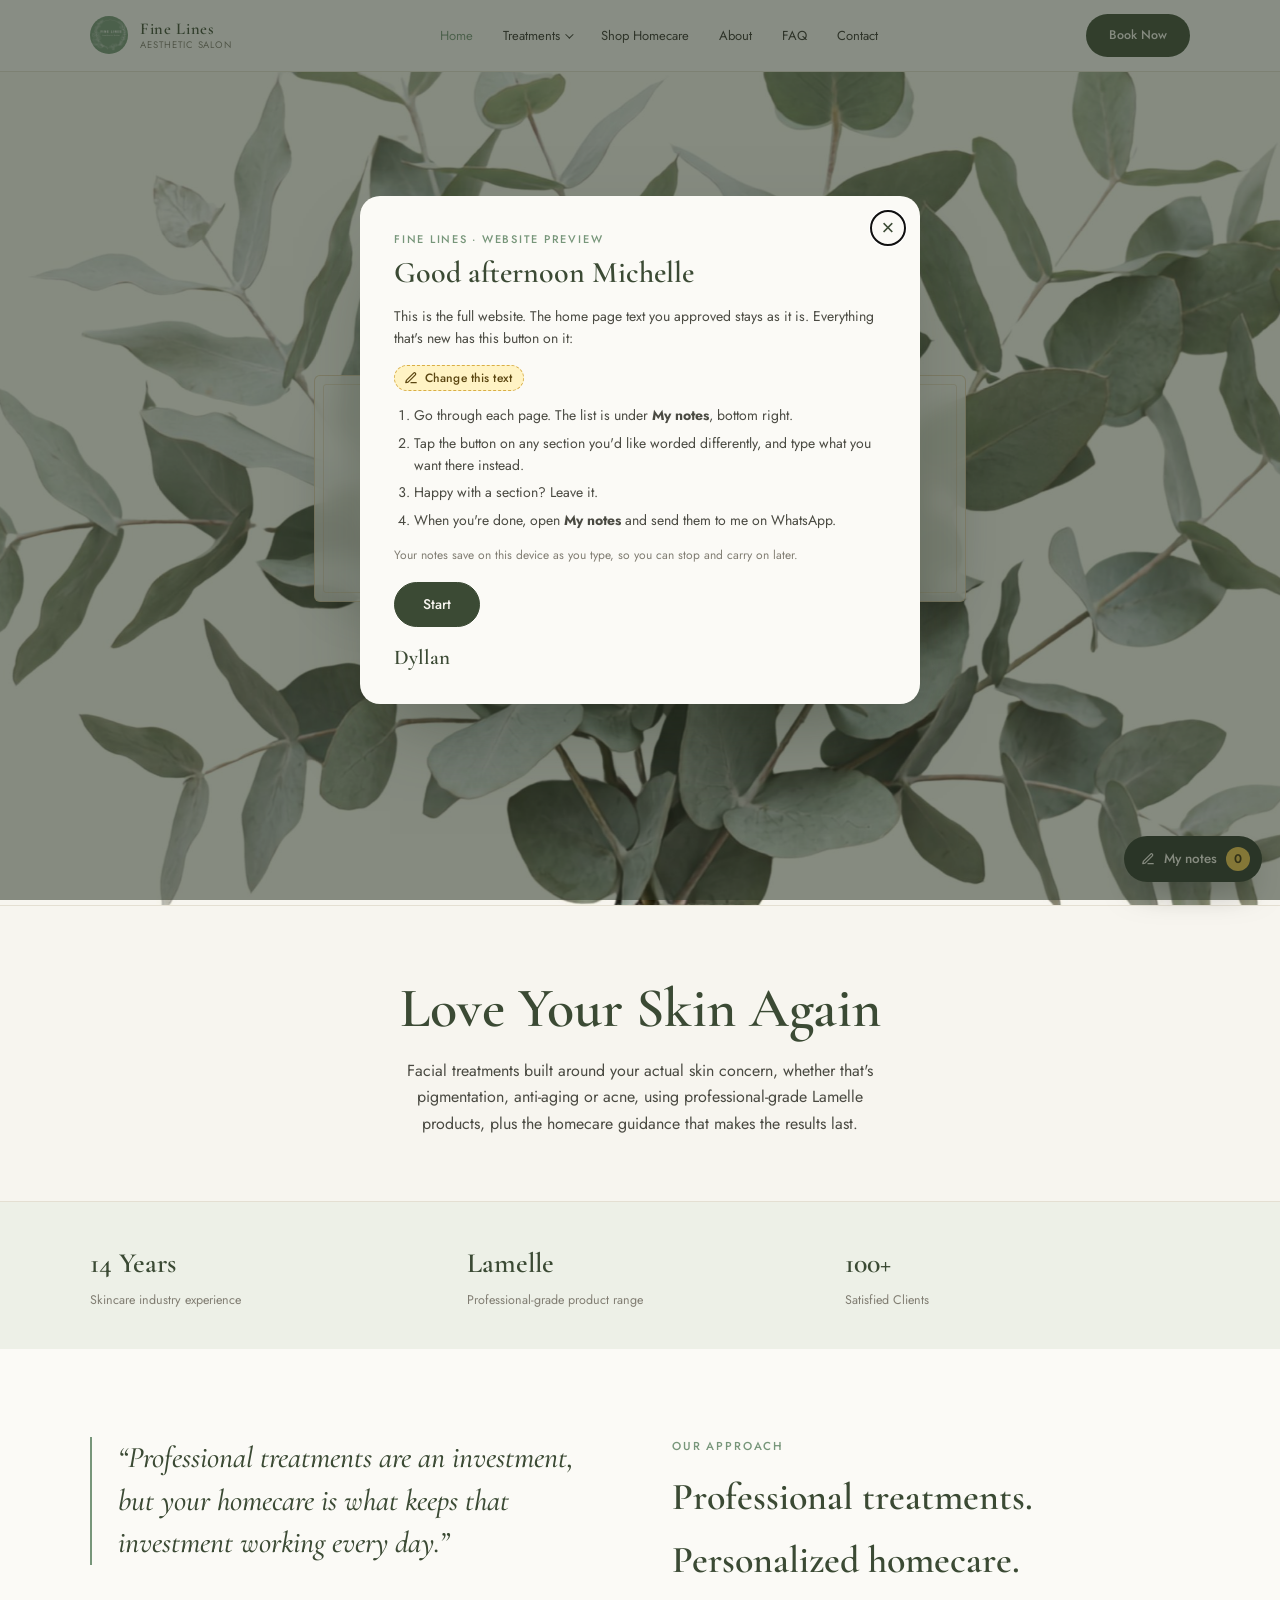
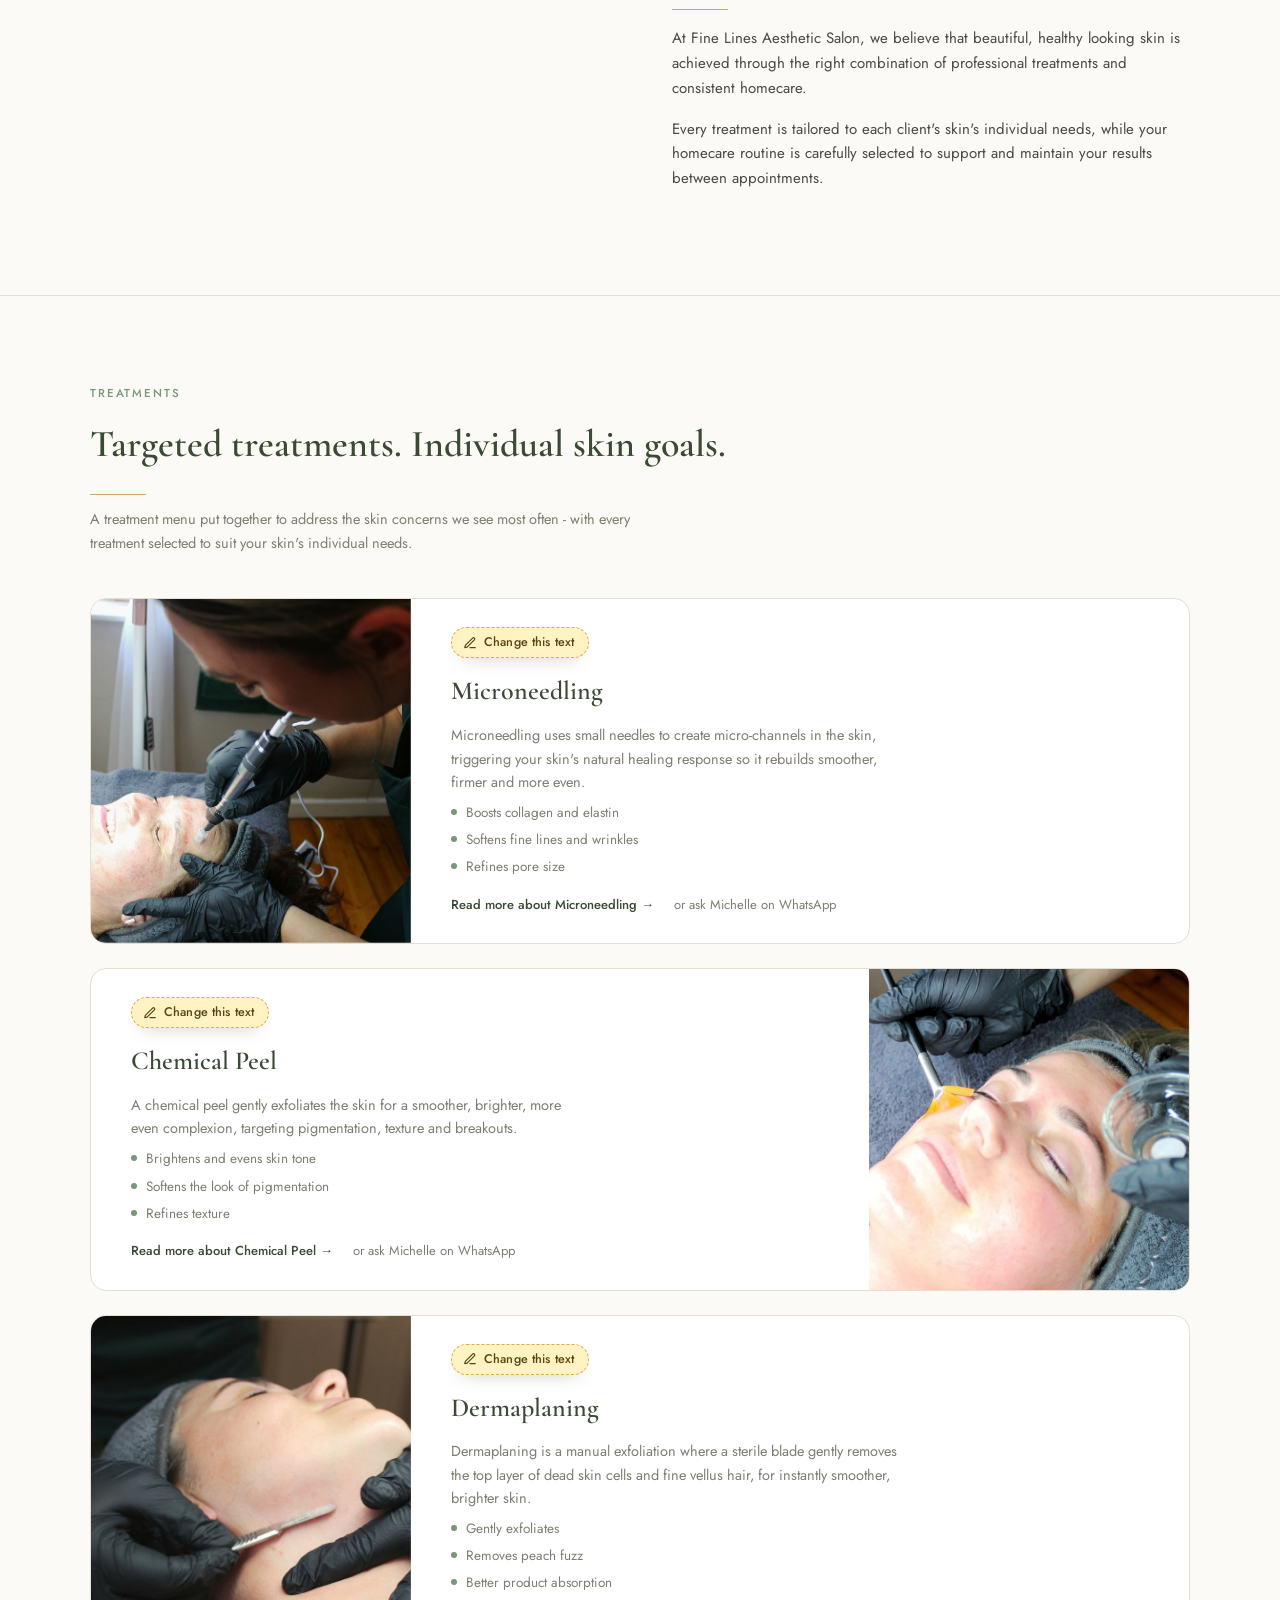
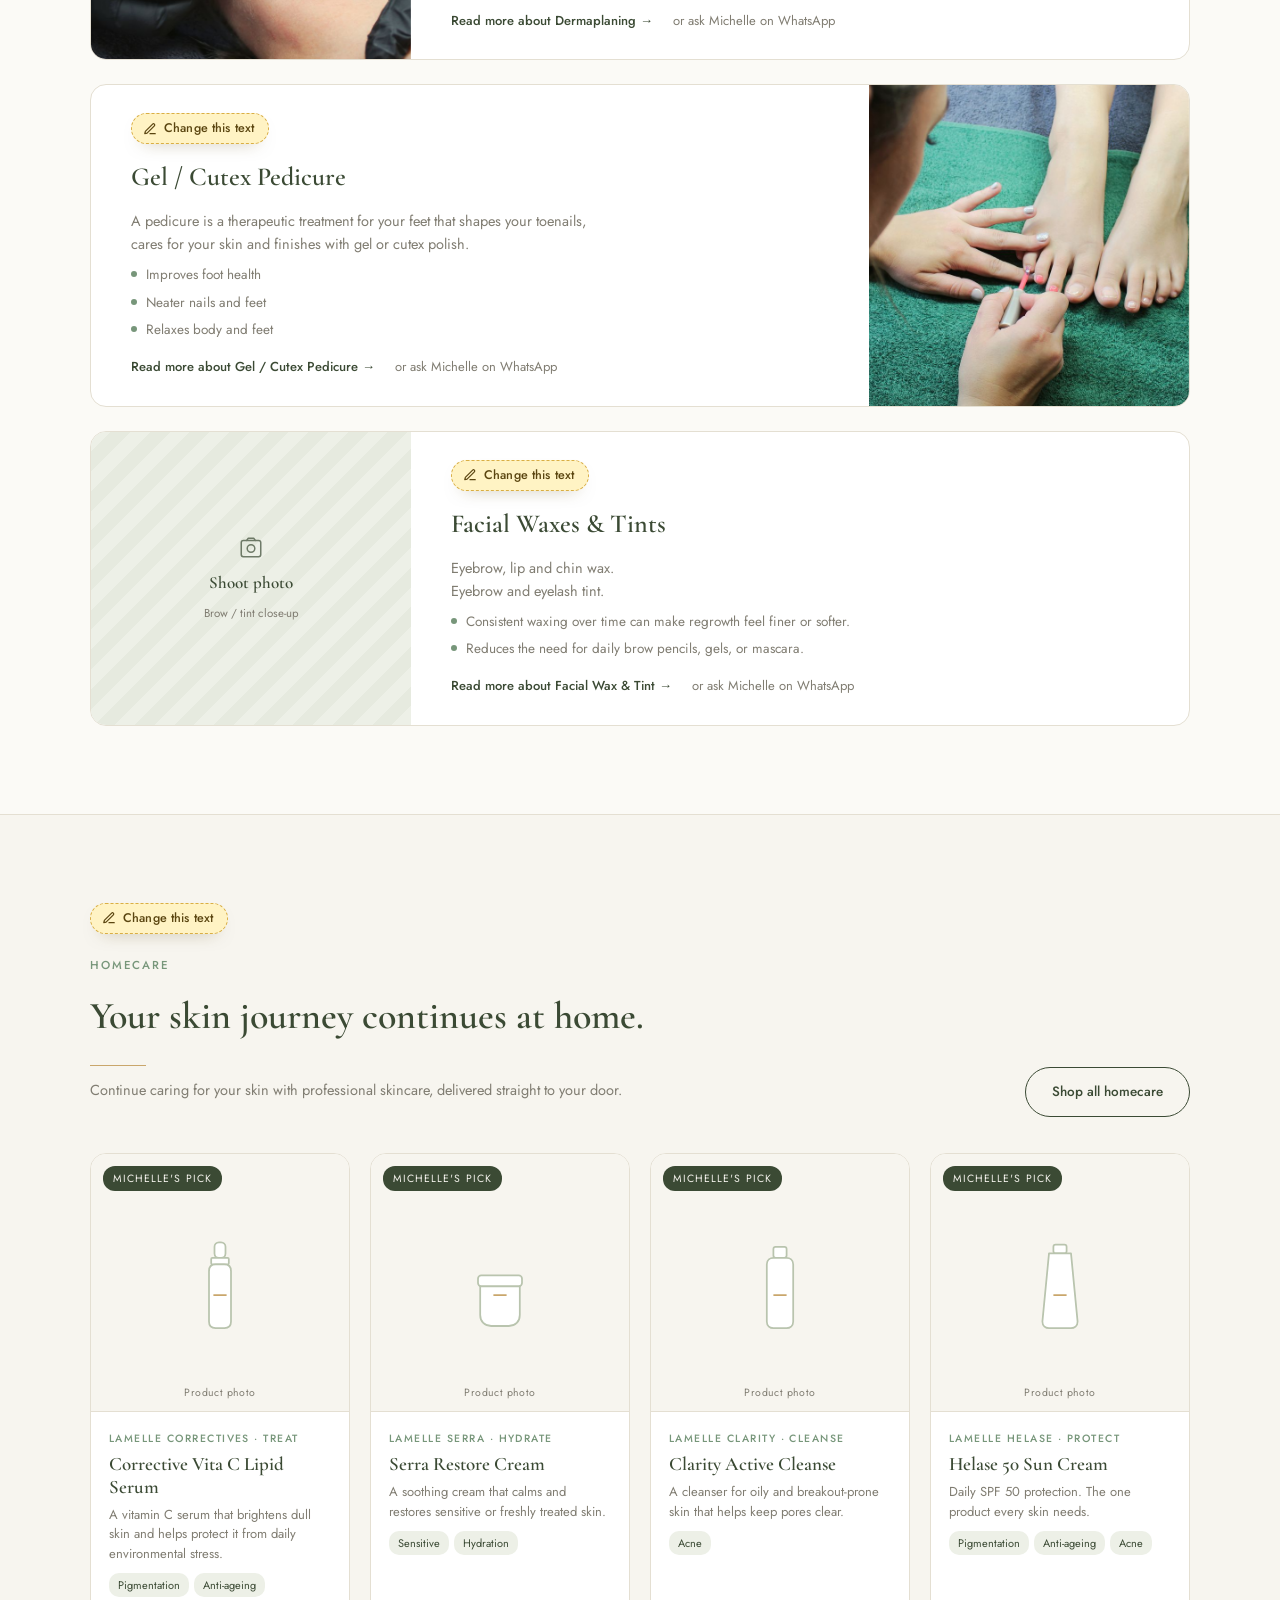
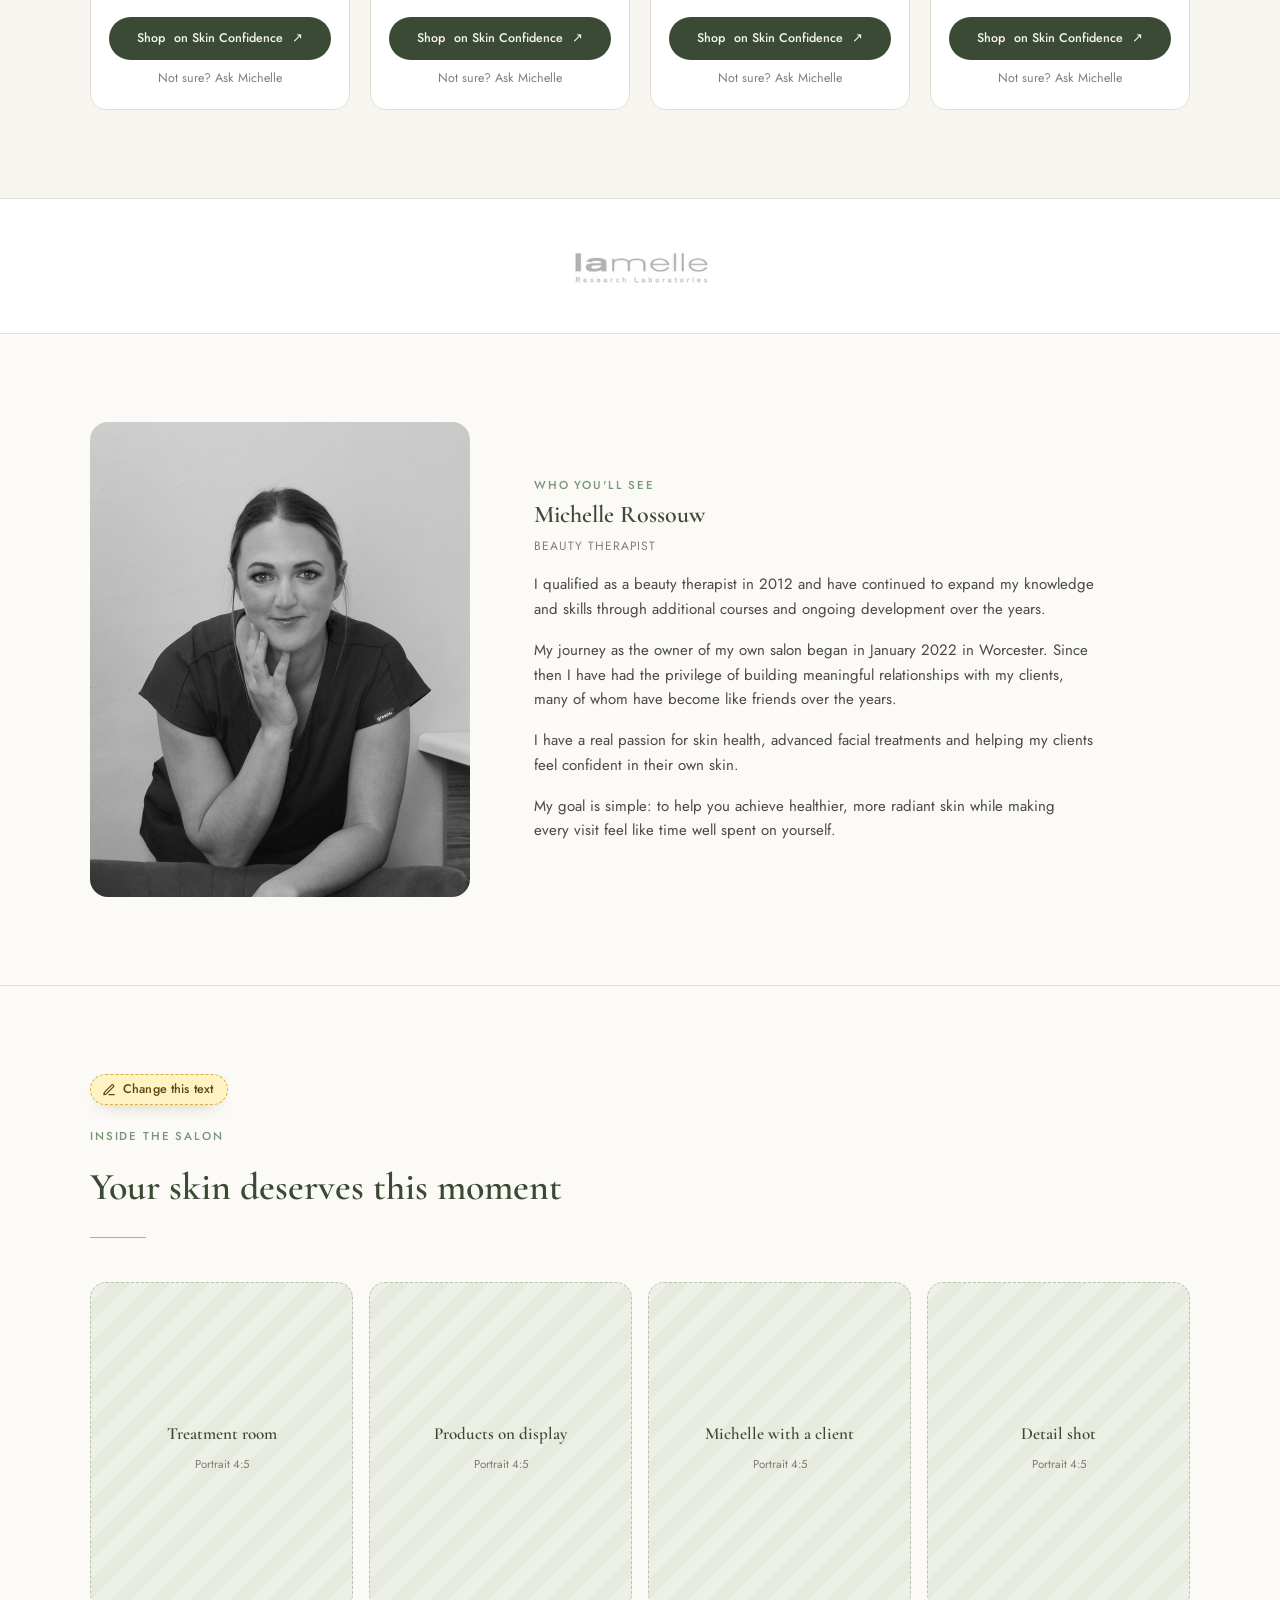
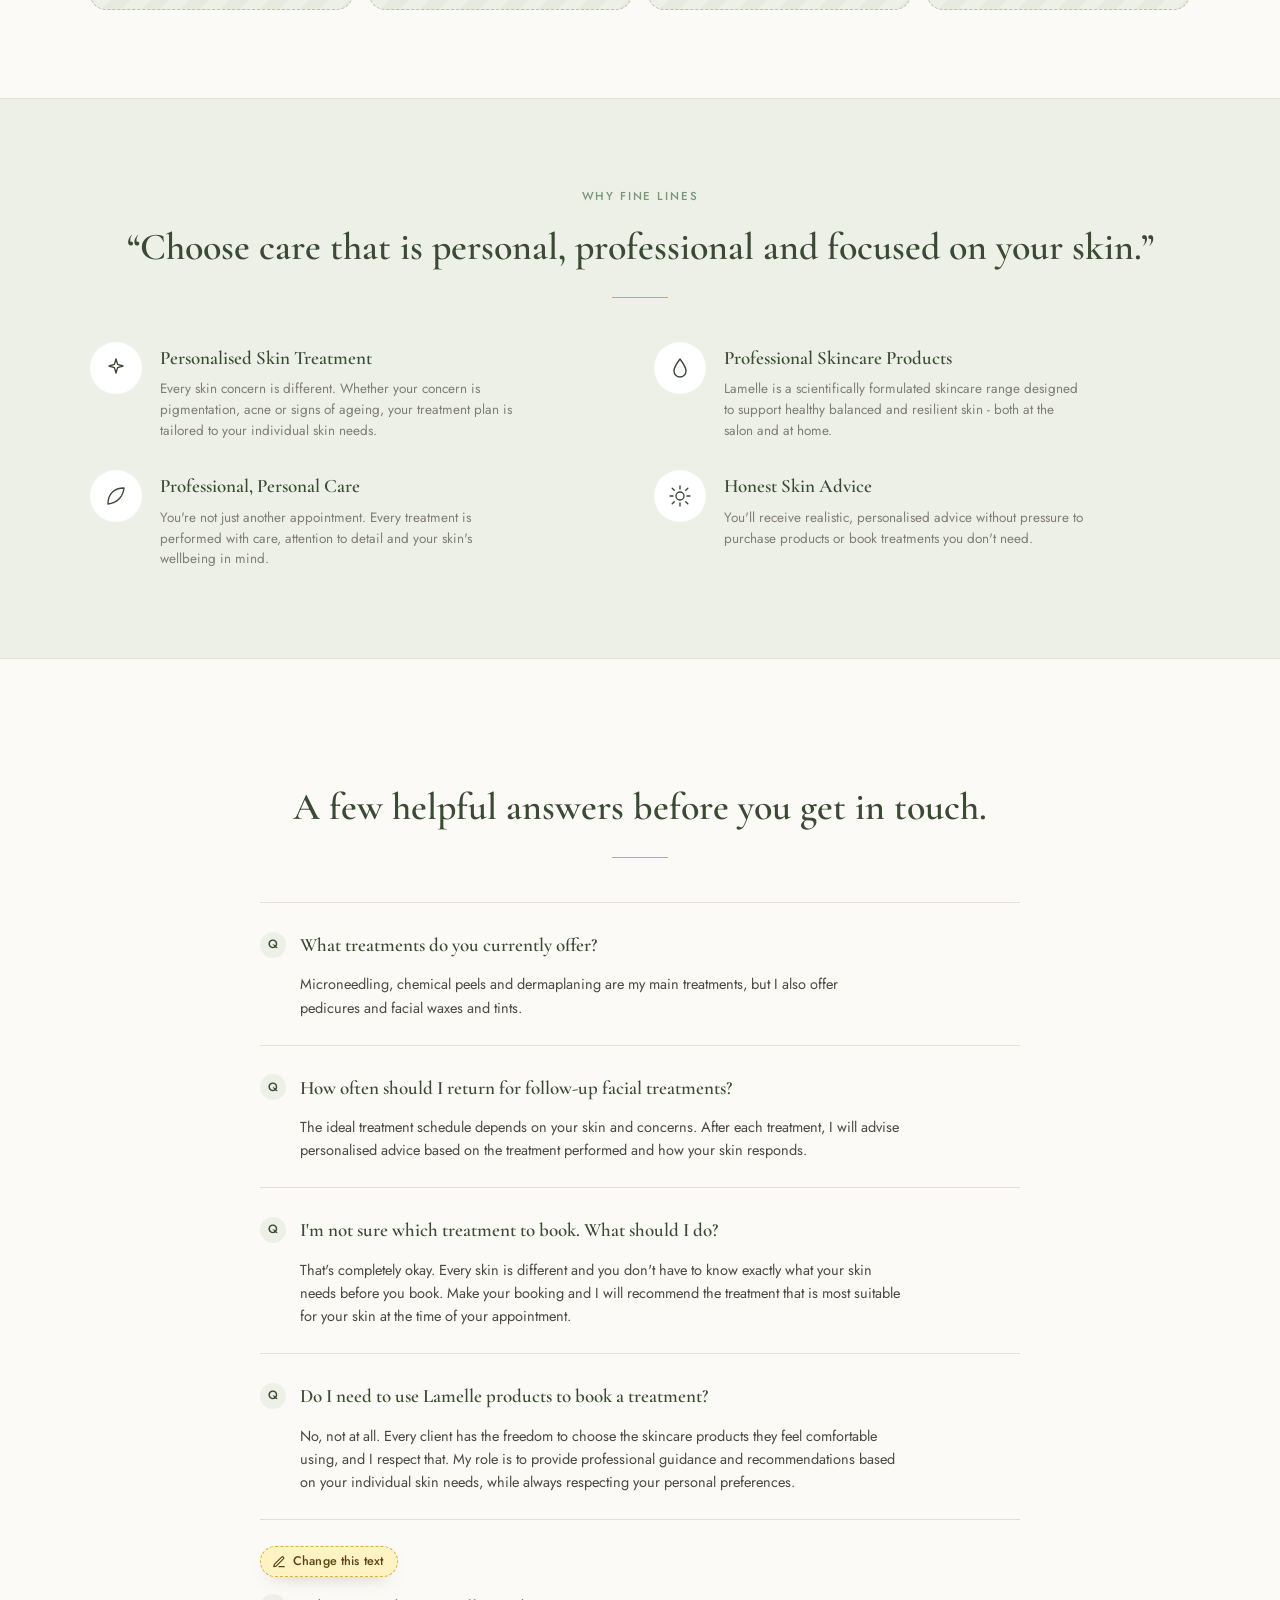
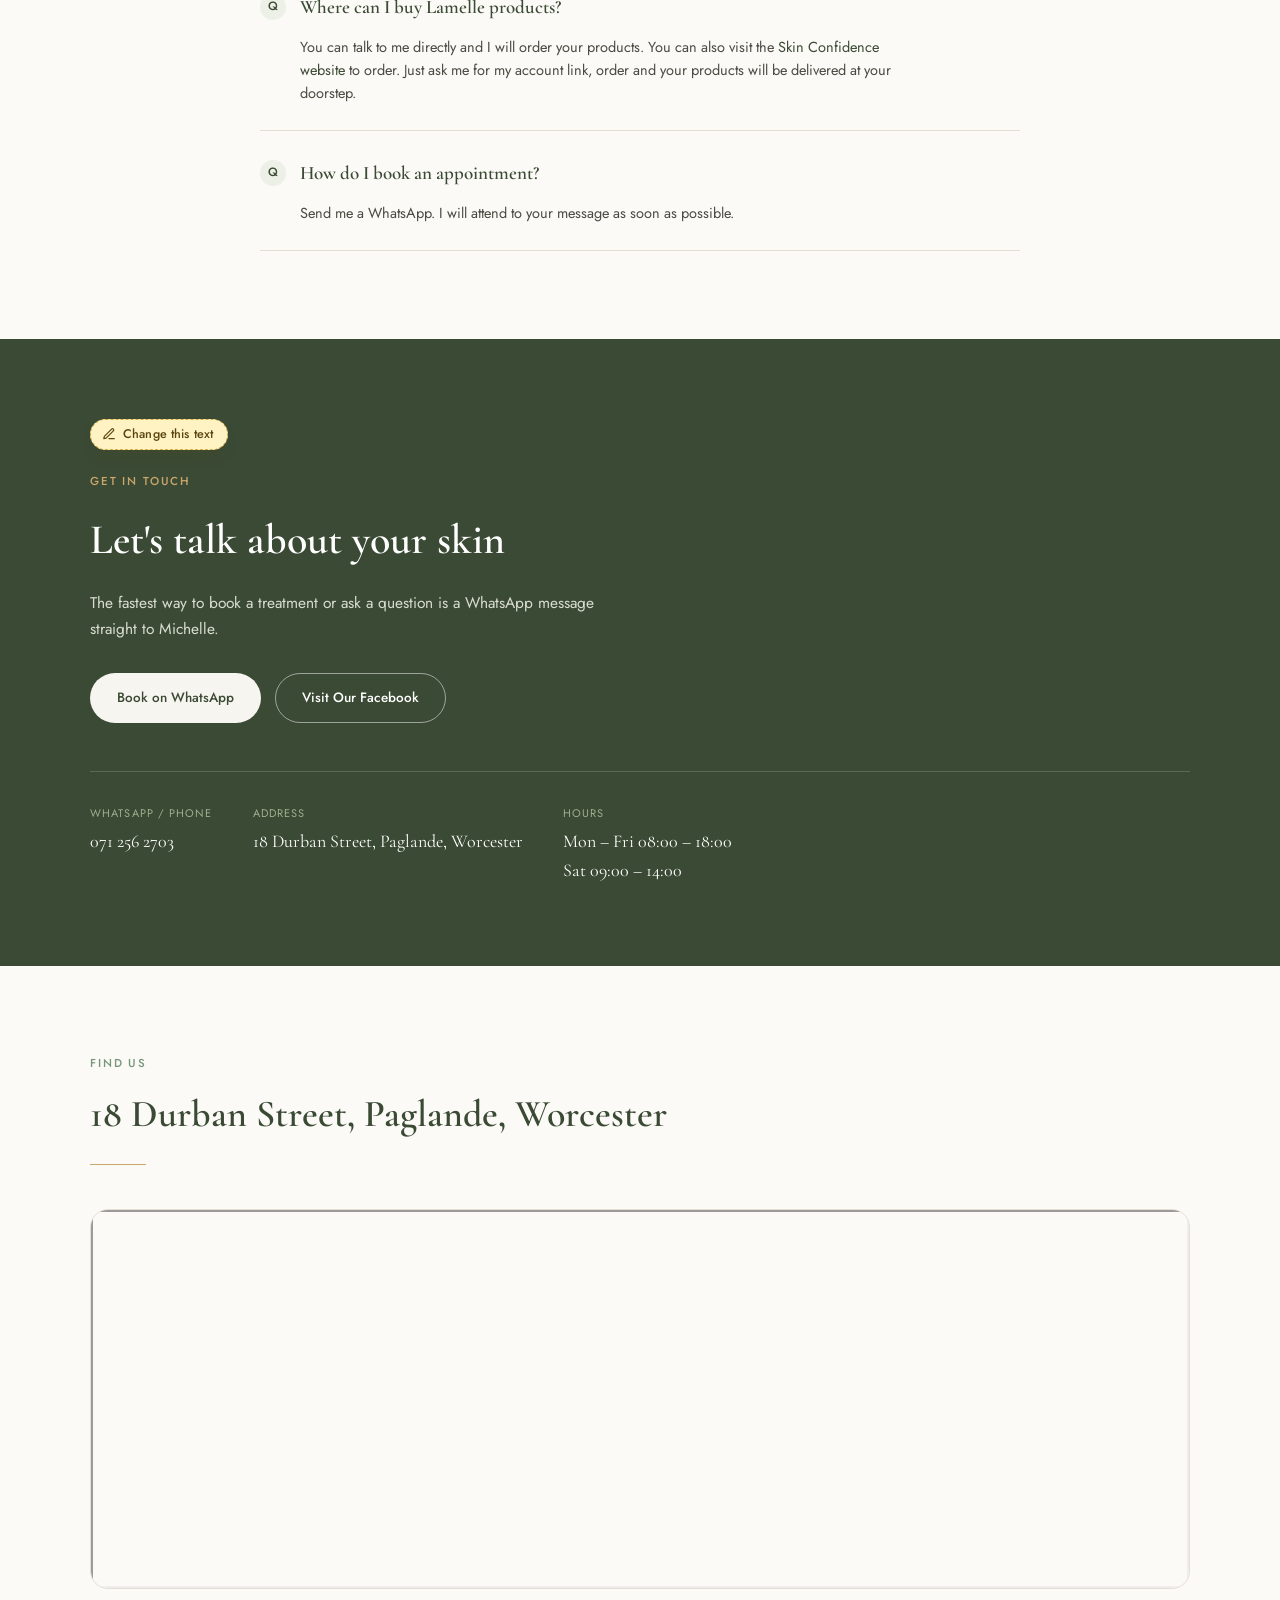
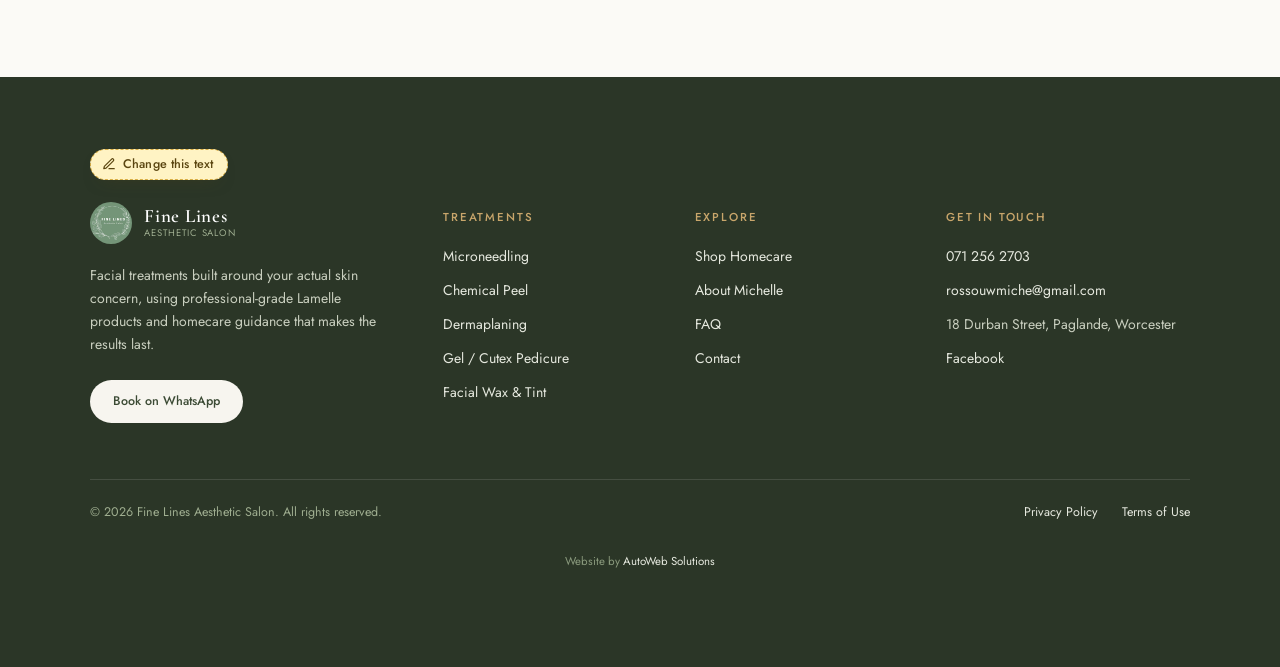
<file: index.html>
<!doctype html>
<html lang="en">
  <head>
    <meta charset="utf-8" />
    <meta name="viewport" content="width=device-width, initial-scale=1" />
    <meta name="robots" content="noindex" />
    <title>Fine Lines Aesthetic Salon | Website preview</title>
    <meta property="og:type" content="website" />
    <meta property="og:title" content="Fine Lines Aesthetic Salon: website preview" />
    <meta property="og:description" content="The full website, ready for your notes." />
    <meta property="og:image" content="https://dyllan-autowebsolutions.github.io/fine-lines-2/images/og-image.jpg" />
    <meta property="og:url" content="https://dyllan-autowebsolutions.github.io/fine-lines-2/" />
    <link rel="icon" href="images/logo.jpg" />
    <link rel="preconnect" href="https://fonts.googleapis.com" />
    <link rel="preconnect" href="https://fonts.gstatic.com" crossorigin />
    <link
      href="https://fonts.googleapis.com/css2?family=Cormorant+Garamond:ital,wght@0,500;0,600;0,700;1,500&family=Jost:wght@300;400;500;600&display=swap"
      rel="stylesheet"
    />
    <link rel="stylesheet" href="css/styles.css" />
    <link rel="stylesheet" href="mockup.css" />
  </head>
  <body data-page="home">
    <main id="page">
      <div class="hero">
        <div class="hero-visual">
          <img
            src="images/hero-2.jpg"
            srcset="images/hero-2-sm.jpg 1200w, images/hero-2.jpg 2400w"
            sizes="100vw"
            width="2400"
            height="1340"
            fetchpriority="high"
            alt=""
          />
          <div class="hero-plaque">
            <span class="hp-name">Fine Lines</span>
            <span class="hp-rule" aria-hidden="true"></span>
            <span class="hp-sub">Aesthetic Salon</span>
          </div>
        </div>
        <div class="hero-copy">
          <h1>Love Your Skin Again</h1>
          <p>
            Facial treatments built around your actual skin concern, whether
            that's pigmentation, anti-aging or acne, using professional-grade
            Lamelle products, plus the homecare guidance that makes the results
            last.
          </p>
          <div class="mk-note" style="margin-top:22px">Hero image can swap for the strongest landscape shot from the shoot.</div>
        </div>
      </div>

      <div class="trust">
        <div class="wrap">
          <div class="trust-grid">
            <div class="trust-item">
              <div class="tv">14 Years</div>
              <div class="tl">Skincare industry experience</div>
            </div>
            <div class="trust-item">
              <div class="tv">Lamelle</div>
              <div class="tl">Professional-grade product range</div>
            </div>
            <div class="trust-item">
              <div class="tv">100+</div>
              <div class="tl">Satisfied Clients</div>
            </div>
          </div>
        </div>
      </div>

      <section>
        <div class="wrap">
          <div class="phil">
            <div class="phil-quote">
              <p class="pull">
                &ldquo;Professional treatments are an investment, but your
                homecare is what keeps that investment working every day.&rdquo;
              </p>
            </div>
            <div class="phil-body">
              <div class="eyebrow">Our approach</div>
              <h2 class="section-title" style="margin-bottom: 16px">
                Professional treatments. Personalized homecare.
              </h2>
              <p>
                At Fine Lines Aesthetic Salon, we believe that beautiful,
                healthy looking skin is achieved through the right combination
                of professional treatments and consistent homecare.
              </p>
              <p>
                Every treatment is tailored to each client's skin's individual
                needs, while your homecare routine is carefully selected to
                support and maintain your results between appointments.
              </p>
            </div>
          </div>
        </div>
      </section>

      <section id="services">
        <div class="wrap">
          <div class="section-head">
            <div class="eyebrow">Treatments</div>
            <h2 class="section-title">
              Targeted treatments. Individual skin goals.
            </h2>
            <p class="section-desc">
              A treatment menu put together to address the skin concerns we see
              most often - with every treatment selected to suit your skin's
              individual needs.
            </p>
            <div class="mk-note">Each card now opens its own treatment page. Card photos swap for shoot photos.</div>
          </div>
          <div class="svc-list" id="svc-list"></div>
        </div>
      </section>

      <section style="background: var(--cream)">
        <div class="wrap">
          <div class="teaser-head">
            <div class="section-head">
              <div class="eyebrow">Homecare</div>
              <h2 class="section-title">Your skin journey continues at home.</h2>
              <p class="section-desc">
                Continue caring for your skin with professional skincare,
                delivered straight to your door.
              </p>
            </div>
            <a class="btn btn-secondary" href="shop.html">Shop all homecare</a>
          </div>
          <div class="prod-grid" id="featured"></div>
        </div>
      </section>

      <section class="brand-strip">
        <div class="wrap brand-strip-inner">
          <a href="https://skinconfidence.co.za/?sc=230984738" target="_blank" rel="noopener sponsored">
            <img
              src="images/lamelle-logo.webp"
              alt="Lamelle Research Laboratories"
              class="brand-logo"
              width="200"
              height="68"
              loading="lazy"
            />
          </a>
        </div>
      </section>

      <section id="about">
        <div class="wrap">
          <div class="about">
            <div class="about-mark">
              <img
                src="images/michelle-rossouw.jpg"
                width="760"
                height="950"
                loading="lazy"
                alt="Michelle Rossouw, owner and skin therapist at Fine Lines Aesthetic Salon"
              />
            </div>
            <div class="about-copy">
              <div class="eyebrow">Who you'll see</div>
              <div class="name">Michelle Rossouw</div>
              <div class="role">Beauty Therapist</div>
              <p>
                I qualified as a beauty therapist in 2012 and have continued to
                expand my knowledge and skills through additional courses and
                ongoing development over the years.
              </p>
              <p>
                My journey as the owner of my own salon began in January 2022 in
                Worcester. Since then I have had the privilege of building
                meaningful relationships with my clients, many of whom have
                become like friends over the years.
              </p>
              <p>
                I have a real passion for skin health, advanced facial
                treatments and helping my clients feel confident in their own
                skin.
              </p>
              <p>
                My goal is simple: to help you achieve healthier, more radiant
                skin while making every visit feel like time well spent on
                yourself.
              </p>
              <div class="mk-note">Portrait swaps for the best shot of Michelle from the shoot.</div>
            </div>
          </div>
        </div>
      </section>

      <section>
        <div class="wrap">
          <div class="section-head">
            <div class="eyebrow">Inside the salon</div>
            <h2 class="section-title">Your skin deserves this moment</h2>
            <div class="mk-note">4 shoot photos: treatment room, products on the shelf, Michelle with a client, a detail shot.</div>
          </div>
          <div class="home-gallery">
            <div class="ph"><b>Treatment room</b><small>Portrait 4:5</small></div>
            <div class="ph"><b>Products on display</b><small>Portrait 4:5</small></div>
            <div class="ph"><b>Michelle with a client</b><small>Portrait 4:5</small></div>
            <div class="ph"><b>Detail shot</b><small>Portrait 4:5</small></div>
          </div>
        </div>
      </section>

      <section class="why" id="why">
        <div class="wrap">
          <div class="section-head center">
            <div class="eyebrow">Why Fine Lines</div>
            <h2 class="section-title">
              &ldquo;Choose care that is personal, professional and focused on
              your skin.&rdquo;
            </h2>
          </div>
          <div class="why-grid">
            <div class="why-item">
              <div class="why-icon">
                <svg width="24" height="24" viewBox="0 0 24 24" fill="none" stroke="currentColor" stroke-width="1.4" stroke-linecap="round" stroke-linejoin="round"><path d="M12 3l1.6 5.4L19 10l-5.4 1.6L12 17l-1.6-5.4L5 10l5.4-1.6L12 3Z"></path></svg>
              </div>
              <div class="why-text">
                <h3>Personalised Skin Treatment</h3>
                <p>
                  Every skin concern is different. Whether your concern is
                  pigmentation, acne or signs of ageing, your treatment plan is
                  tailored to your individual skin needs.
                </p>
              </div>
            </div>
            <div class="why-item">
              <div class="why-icon">
                <svg width="24" height="24" viewBox="0 0 24 24" fill="none" stroke="currentColor" stroke-width="1.4" stroke-linecap="round" stroke-linejoin="round"><path d="M12 3C12 3 6 11 6 15a6 6 0 0 0 12 0c0-4-6-12-6-12Z"></path></svg>
              </div>
              <div class="why-text">
                <h3>Professional Skincare Products</h3>
                <p>
                  Lamelle is a scientifically formulated skincare range designed
                  to support healthy balanced and resilient skin - both at the
                  salon and at home.
                </p>
              </div>
            </div>
            <div class="why-item">
              <div class="why-icon">
                <svg width="24" height="24" viewBox="0 0 24 24" fill="none" stroke="currentColor" stroke-width="1.4" stroke-linecap="round" stroke-linejoin="round"><path d="M4 20C4 10 10 4 20 4C19 13 13 19 4 20Z"></path></svg>
              </div>
              <div class="why-text">
                <h3>Professional, Personal Care</h3>
                <p>
                  You're not just another appointment. Every treatment is
                  performed with care, attention to detail and your skin's
                  wellbeing in mind.
                </p>
              </div>
            </div>
            <div class="why-item">
              <div class="why-icon">
                <svg width="24" height="24" viewBox="0 0 24 24" fill="none" stroke="currentColor" stroke-width="1.4" stroke-linecap="round" stroke-linejoin="round"><circle cx="12" cy="12" r="4"></circle><path d="M12 2v3M12 19v3M4.2 4.2l2.1 2.1M17.7 17.7l2.1 2.1M2 12h3M19 12h3M4.2 19.8l2.1-2.1M17.7 6.3l2.1-2.1"></path></svg>
              </div>
              <div class="why-text">
                <h3>Honest Skin Advice</h3>
                <p>
                  You'll receive realistic, personalised advice without pressure
                  to purchase products or book treatments you don't need.
                </p>
              </div>
            </div>
          </div>
        </div>
      </section>

      <section id="faq">
        <div class="wrap">
          <div class="section-head center">
            <div class="eyebrow">Questions, answered</div>
            <h2 class="section-title">
              A few helpful answers before you get in touch.
            </h2>
          </div>
          <div class="faq-list">
            <div class="faq-item">
              <div class="faq-q"><span class="qmark">Q</span>What treatments do you currently offer?</div>
              <div class="faq-a">
                Microneedling, chemical peels and dermaplaning are my main
                treatments, but I also offer pedicures and facial waxes and
                tints.
              </div>
            </div>
            <div class="faq-item">
              <div class="faq-q"><span class="qmark">Q</span>How often should I return for follow-up facial treatments?</div>
              <div class="faq-a">
                The ideal treatment schedule depends on your skin and concerns.
                After each treatment, I will advise personalised advice based on
                the treatment performed and how your skin responds.
              </div>
            </div>
            <div class="faq-item">
              <div class="faq-q"><span class="qmark">Q</span>I'm not sure which treatment to book. What should I do?</div>
              <div class="faq-a">
                That's completely okay. Every skin is different and you don't
                have to know exactly what your skin needs before you book. Make
                your booking and I will recommend the treatment that is most
                suitable for your skin at the time of your appointment.
              </div>
            </div>
            <div class="faq-item">
              <div class="faq-q"><span class="qmark">Q</span>Do I need to use Lamelle products to book a treatment?</div>
              <div class="faq-a">
                No, not at all. Every client has the freedom to choose the
                skincare products they feel comfortable using, and I respect
                that. My role is to provide professional guidance and
                recommendations based on your individual skin needs, while
                always respecting your personal preferences.
              </div>
            </div>
            <div class="faq-item">
              <div class="faq-q"><span class="qmark">Q</span>Where can I buy Lamelle products?</div>
              <div class="faq-a">
                You can talk to me directly and I will order your products. You
                can also visit the
                <a href="https://skinconfidence.co.za/?sc=230984738" target="_blank" rel="noopener sponsored">Skin Confidence website</a>
                to order. Just ask me for my account link, order and your
                products will be delivered at your doorstep.
              </div>
            </div>
            <div class="faq-item">
              <div class="faq-q"><span class="qmark">Q</span>How do I book an appointment?</div>
              <div class="faq-a">
                Send me a WhatsApp. I will attend to your message as soon as
                possible.
              </div>
            </div>
          </div>
        </div>
      </section>

      <div id="home-cta"></div>

      <section>
        <div class="wrap">
          <div class="section-head">
            <div class="eyebrow">Find us</div>
            <h2 class="section-title">18 Durban Street, Paglande, Worcester</h2>
          </div>
          <div class="map-panel">
            <iframe
              src="https://www.google.com/maps/embed?pb=!1m18!1m12!1m3!1d3321.5120462138734!2d19.451168876545857!3d-33.64389190744635!2m3!1f0!2f0!3f0!3m2!1i1024!2i768!4f13.1!3m3!1m2!1s0x1dcd78a09a3259f1%3A0x4e70fad645e7cf70!2s18%20Durban%20St%2C%20Paglande%2C%20Worcester%2C%206849!5e0!3m2!1sen!2sza!4v1789563626684!5m2!1sen!2sza"
              loading="lazy"
              referrerpolicy="strict-origin-when-cross-origin"
              title="Fine Lines Aesthetic Salon location, 18 Durban Street, Paglande, Worcester"
              allowfullscreen
            ></iframe>
          </div>
        </div>
      </section>
    </main>
    <script src="mockup.js"></script>
    <script src="js/main.js"></script>
    <script src="review.js"></script>
  </body>
</html>
</file>
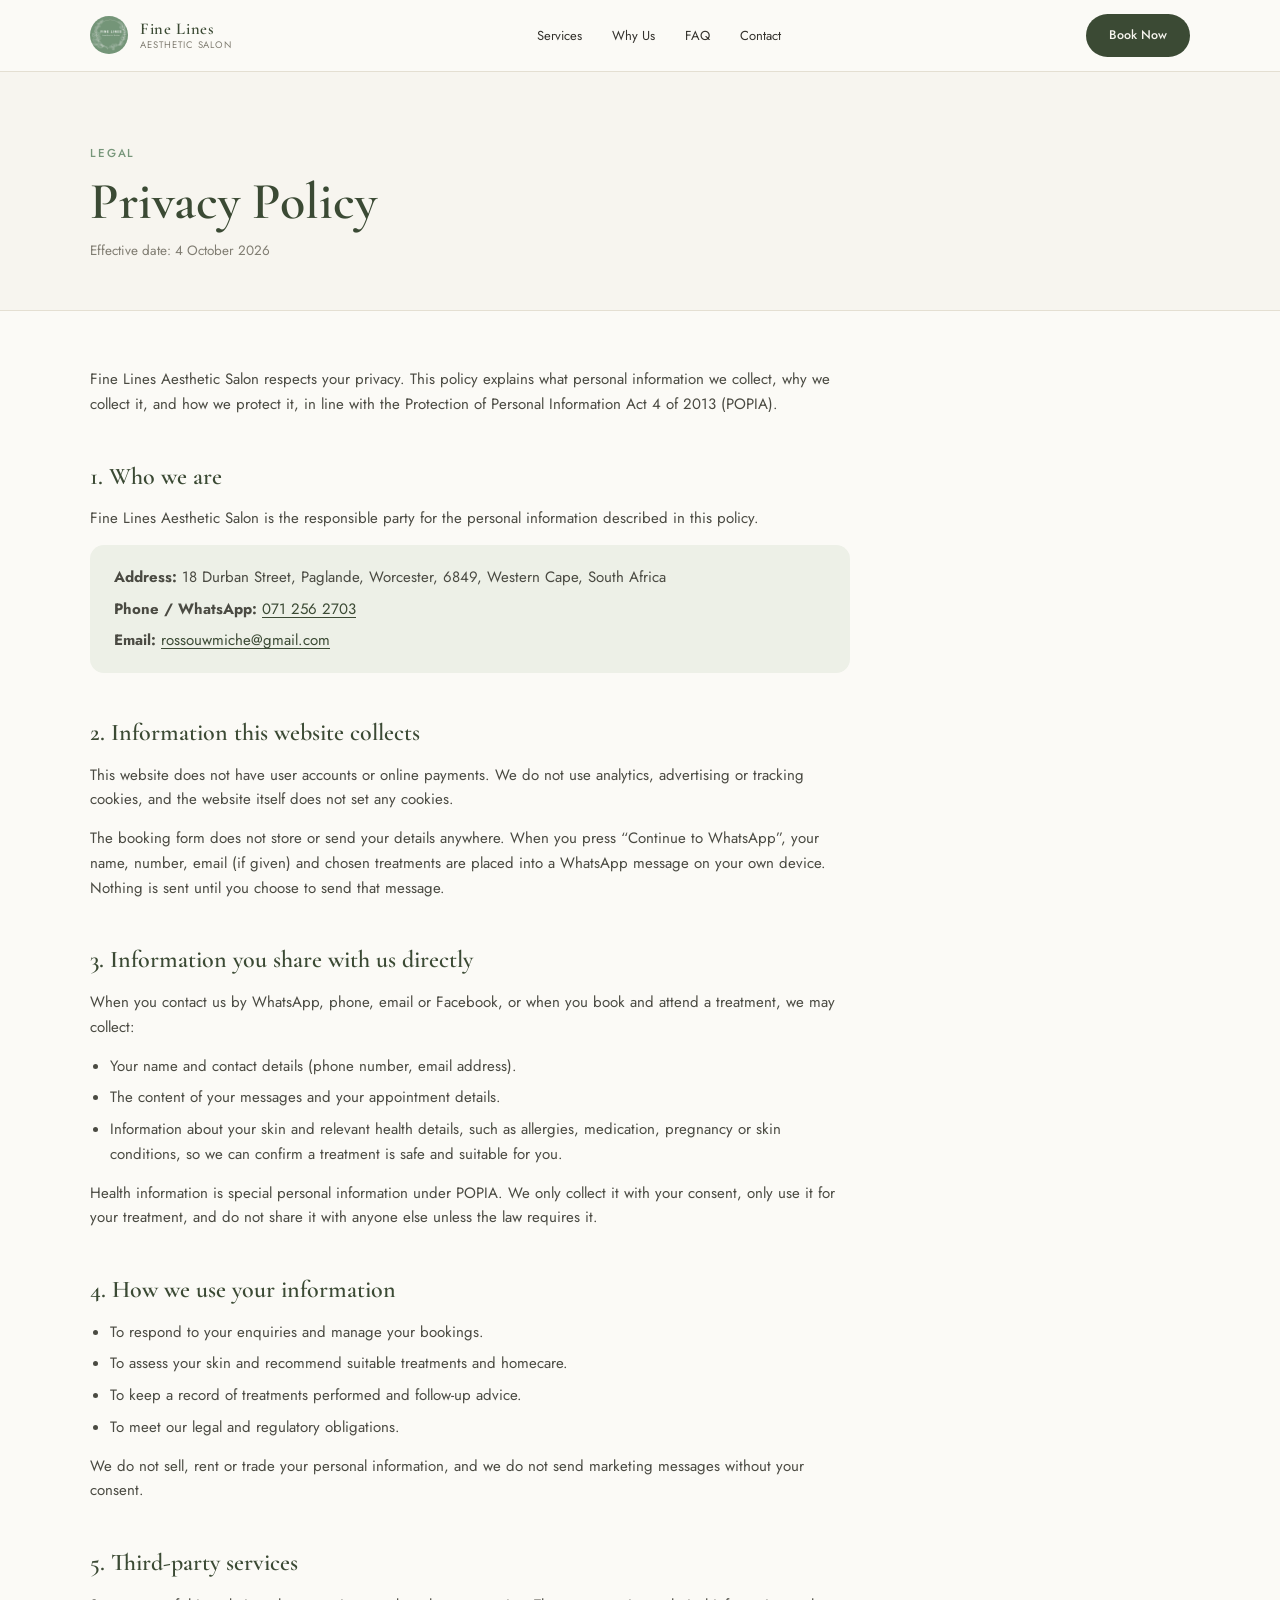
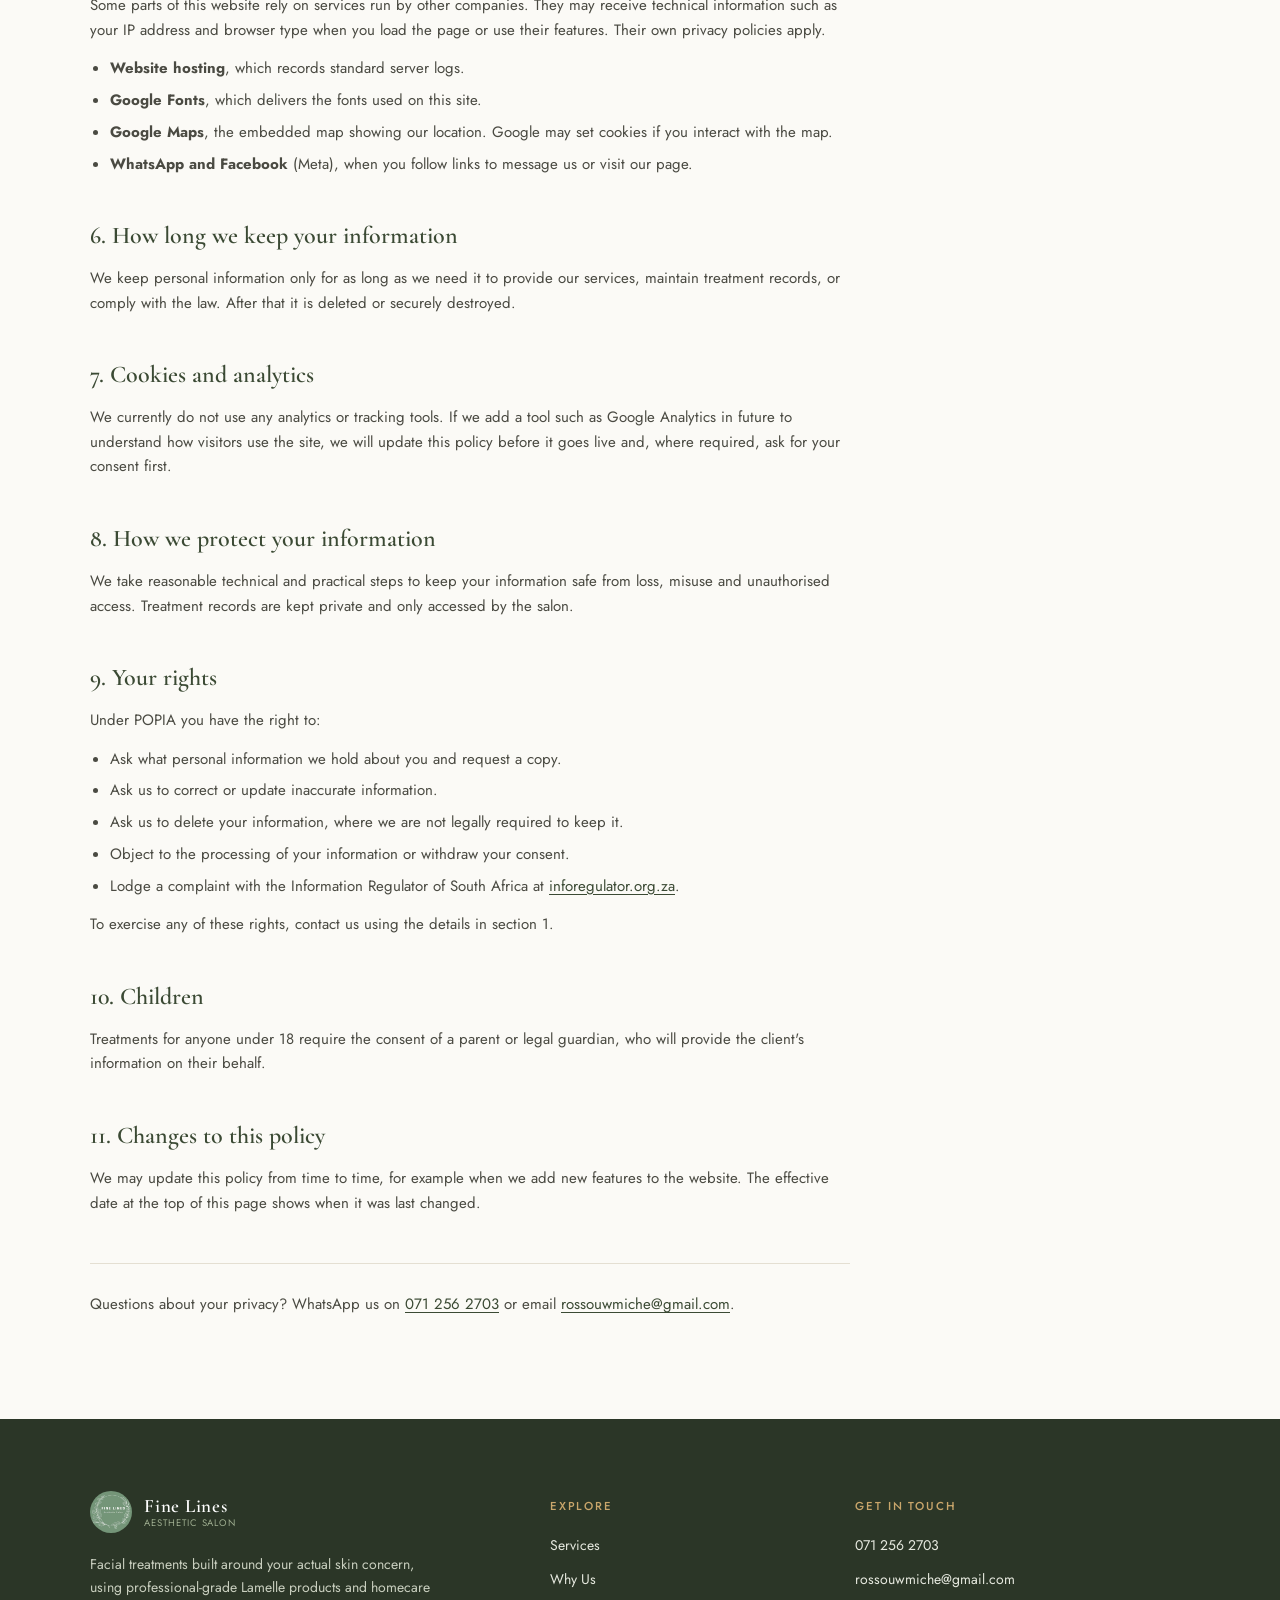
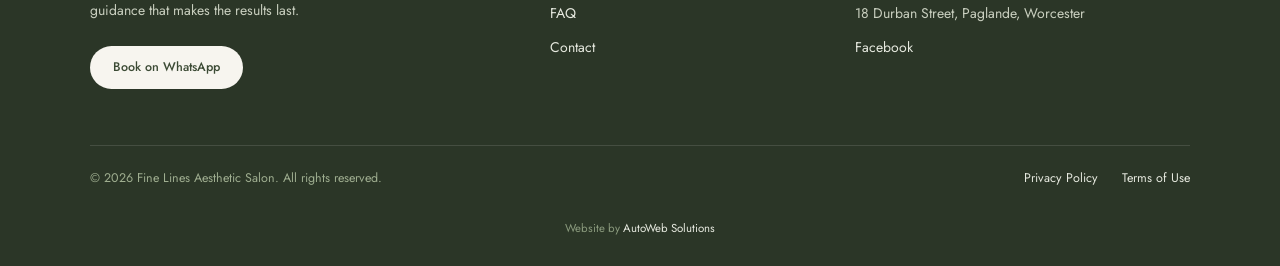
<file: privacy.html>
<!doctype html>
<html lang="en">
  <head>
    <meta charset="utf-8" />
    <meta name="robots" content="noindex" />
    <meta name="viewport" content="width=device-width, initial-scale=1" />
    <title>Privacy Policy | Fine Lines Aesthetic Salon</title>
    <meta
      name="description"
      content="How Fine Lines Aesthetic Salon collects, uses and protects your personal information under POPIA."
    />
    <link rel="canonical" href="https://finelinesaesthetic.co.za/privacy.html" />
    <link rel="icon" href="images/logo.jpg" />
    <link rel="preconnect" href="https://fonts.googleapis.com" />
    <link rel="preconnect" href="https://fonts.gstatic.com" crossorigin />
    <link
      href="https://fonts.googleapis.com/css2?family=Cormorant+Garamond:ital,wght@0,500;0,600;0,700;1,500&family=Jost:wght@300;400;500;600&display=swap"
      rel="stylesheet"
    />
    <link rel="stylesheet" href="css/styles.css" />
  </head>
  <body>
    <div class="topbar">
      <div class="wrap">
        <a class="brandmark" href="index.html">
          <img src="images/logo.jpg" alt="Fine Lines Aesthetic Salon" width="320" height="320" />
          <div class="bt">Fine Lines<small>Aesthetic Salon</small></div>
        </a>
        <nav class="navlinks">
          <a href="index.html#services">Services</a>
          <a href="index.html#why">Why Us</a>
          <a href="index.html#faq">FAQ</a>
          <a href="index.html#contact">Contact</a>
        </nav>
        <div class="topbar-actions">
          <a
            class="btn btn-primary btn-sm"
            data-book
            href="https://wa.me/27712562703?text=Hi%20there.%0AI%20am%20interested%20in%20booking%20an%20appointment%20with%20you."
            target="_blank"
            rel="noopener"
            >Book Now</a
          >
          <button
            class="hamburger"
            aria-label="Open menu"
            aria-expanded="false"
          >
            <svg
              width="20"
              height="20"
              viewBox="0 0 24 24"
              fill="none"
              stroke="#3B4A34"
              stroke-width="1.8"
              stroke-linecap="round"
            >
              <path d="M4 7h16M4 12h16M4 17h16"></path>
            </svg>
          </button>
        </div>
      </div>
      <nav class="mobile-panel" hidden>
        <a href="index.html#services">Services</a>
        <a href="index.html#why">Why Us</a>
        <a href="index.html#faq">FAQ</a>
        <a href="index.html#contact">Contact</a>
      </nav>
    </div>

    <main>
      <div class="legal-head">
        <div class="wrap">
          <div class="eyebrow">Legal</div>
          <h1>Privacy Policy</h1>
          <p class="legal-meta">Effective date: 4 October 2026</p>
        </div>
      </div>

      <div class="wrap">
        <article class="legal-body">
          <p>
            Fine Lines Aesthetic Salon respects your privacy. This policy
            explains what personal information we collect, why we collect it,
            and how we protect it, in line with the Protection of Personal
            Information Act 4 of 2013 (POPIA).
          </p>

          <h2>1. Who we are</h2>
          <p>
            Fine Lines Aesthetic Salon is the responsible party for the personal
            information described in this policy.
          </p>
          <ul class="legal-details">
            <li><strong>Address:</strong> 18 Durban Street, Paglande, Worcester, 6849, Western Cape, South Africa</li>
            <li><strong>Phone / WhatsApp:</strong> <a href="tel:+27712562703">071 256 2703</a></li>
            <li><strong>Email:</strong> <a href="mailto:rossouwmiche@gmail.com">rossouwmiche@gmail.com</a></li>
          </ul>

          <h2>2. Information this website collects</h2>
          <p>
            This website does not have user accounts or online payments. We do
            not use analytics, advertising or tracking cookies, and the website
            itself does not set any cookies.
          </p>
          <p>
            The booking form does not store or send your details anywhere.
            When you press &ldquo;Continue to WhatsApp&rdquo;, your name, number,
            email (if given) and chosen treatments are placed into a WhatsApp
            message on your own device. Nothing is sent until you choose to send
            that message.
          </p>
          <!-- ANALYTICS: update this section and section 7 when Google Analytics (or any tracking) is added. -->

          <h2>3. Information you share with us directly</h2>
          <p>
            When you contact us by WhatsApp, phone, email or Facebook, or when
            you book and attend a treatment, we may collect:
          </p>
          <ul>
            <li>Your name and contact details (phone number, email address).</li>
            <li>The content of your messages and your appointment details.</li>
            <li>
              Information about your skin and relevant health details, such as
              allergies, medication, pregnancy or skin conditions, so we can
              confirm a treatment is safe and suitable for you.
            </li>
          </ul>
          <p>
            Health information is special personal information under POPIA. We
            only collect it with your consent, only use it for your treatment,
            and do not share it with anyone else unless the law requires it.
          </p>

          <h2>4. How we use your information</h2>
          <ul>
            <li>To respond to your enquiries and manage your bookings.</li>
            <li>To assess your skin and recommend suitable treatments and homecare.</li>
            <li>To keep a record of treatments performed and follow-up advice.</li>
            <li>To meet our legal and regulatory obligations.</li>
          </ul>
          <p>
            We do not sell, rent or trade your personal information, and we do
            not send marketing messages without your consent.
          </p>

          <h2>5. Third-party services</h2>
          <p>
            Some parts of this website rely on services run by other companies.
            They may receive technical information such as your IP address and
            browser type when you load the page or use their features. Their own
            privacy policies apply.
          </p>
          <ul>
            <li><strong>Website hosting</strong>, which records standard server logs.</li>
            <li><strong>Google Fonts</strong>, which delivers the fonts used on this site.</li>
            <li><strong>Google Maps</strong>, the embedded map showing our location. Google may set cookies if you interact with the map.</li>
            <li><strong>WhatsApp and Facebook</strong> (Meta), when you follow links to message us or visit our page.</li>
          </ul>

          <h2>6. How long we keep your information</h2>
          <p>
            We keep personal information only for as long as we need it to
            provide our services, maintain treatment records, or comply with the
            law. After that it is deleted or securely destroyed.
          </p>

          <h2>7. Cookies and analytics</h2>
          <p>
            We currently do not use any analytics or tracking tools. If we add
            a tool such as Google Analytics in future to understand how visitors
            use the site, we will update this policy before it goes live and,
            where required, ask for your consent first.
          </p>

          <h2>8. How we protect your information</h2>
          <p>
            We take reasonable technical and practical steps to keep your
            information safe from loss, misuse and unauthorised access. Treatment
            records are kept private and only accessed by the salon.
          </p>

          <h2>9. Your rights</h2>
          <p>Under POPIA you have the right to:</p>
          <ul>
            <li>Ask what personal information we hold about you and request a copy.</li>
            <li>Ask us to correct or update inaccurate information.</li>
            <li>Ask us to delete your information, where we are not legally required to keep it.</li>
            <li>Object to the processing of your information or withdraw your consent.</li>
            <li>
              Lodge a complaint with the Information Regulator of South Africa
              at
              <a href="https://inforegulator.org.za" target="_blank" rel="noopener">inforegulator.org.za</a>.
            </li>
          </ul>
          <p>
            To exercise any of these rights, contact us using the details in
            section 1.
          </p>

          <h2>10. Children</h2>
          <p>
            Treatments for anyone under 18 require the consent of a parent or
            legal guardian, who will provide the client's information on their
            behalf.
          </p>

          <h2>11. Changes to this policy</h2>
          <p>
            We may update this policy from time to time, for example when we add
            new features to the website. The effective date at the top of this
            page shows when it was last changed.
          </p>

          <p class="legal-foot">
            Questions about your privacy? WhatsApp us on
            <a href="tel:+27712562703">071 256 2703</a> or email
            <a href="mailto:rossouwmiche@gmail.com">rossouwmiche@gmail.com</a>.
          </p>
        </article>
      </div>
    </main>

    <footer class="site-footer">
      <div class="wrap">
        <div class="foot-grid">
          <div class="foot-about">
            <div class="foot-brand">
              <img src="images/logo.jpg" alt="Fine Lines Aesthetic Salon" width="320" height="320" />
              <div class="ft">Fine Lines<small>Aesthetic Salon</small></div>
            </div>
            <p>
              Facial treatments built around your actual skin concern, using
              professional-grade Lamelle products and homecare guidance that
              makes the results last.
            </p>
            <a
              class="btn btn-primary btn-sm"
              data-book
              href="https://wa.me/27712562703?text=Hi%20there.%0AI%20am%20interested%20in%20booking%20an%20appointment%20with%20you."
              target="_blank"
              rel="noopener"
              >Book on WhatsApp</a
            >
          </div>
          <div class="foot-col">
            <h4>Explore</h4>
            <ul>
              <li><a href="index.html#services">Services</a></li>
              <li><a href="index.html#why">Why Us</a></li>
              <li><a href="index.html#faq">FAQ</a></li>
              <li><a href="index.html#contact">Contact</a></li>
            </ul>
          </div>
          <div class="foot-col">
            <h4>Get in touch</h4>
            <ul>
              <li><a href="tel:+27712562703">071 256 2703</a></li>
              <li>
                <a href="mailto:rossouwmiche@gmail.com"
                  >rossouwmiche@gmail.com</a
                >
              </li>
              <li>18 Durban Street, Paglande, Worcester</li>
              <li>
                <a
                  href="https://www.facebook.com/finelinesaestheticsalon"
                  target="_blank"
                  rel="noopener"
                  >Facebook</a
                >
              </li>
            </ul>
          </div>
        </div>
        <div class="foot-bottom">
          <div>
            &copy; <span data-year>2026</span> Fine Lines Aesthetic Salon. All
            rights reserved.
          </div>
          <nav class="foot-legal" aria-label="Legal">
            <a href="privacy.html">Privacy Policy</a>
            <a href="terms.html">Terms of Use</a>
          </nav>
          <div class="foot-credit">
            Website by
            <a href="https://autowebsolutions.co.za" target="_blank" rel="noopener"
              >AutoWeb Solutions</a
            >
          </div>
        </div>
      </div>
    </footer>

    <script src="js/main.js"></script>
  </body>
</html>
</file>
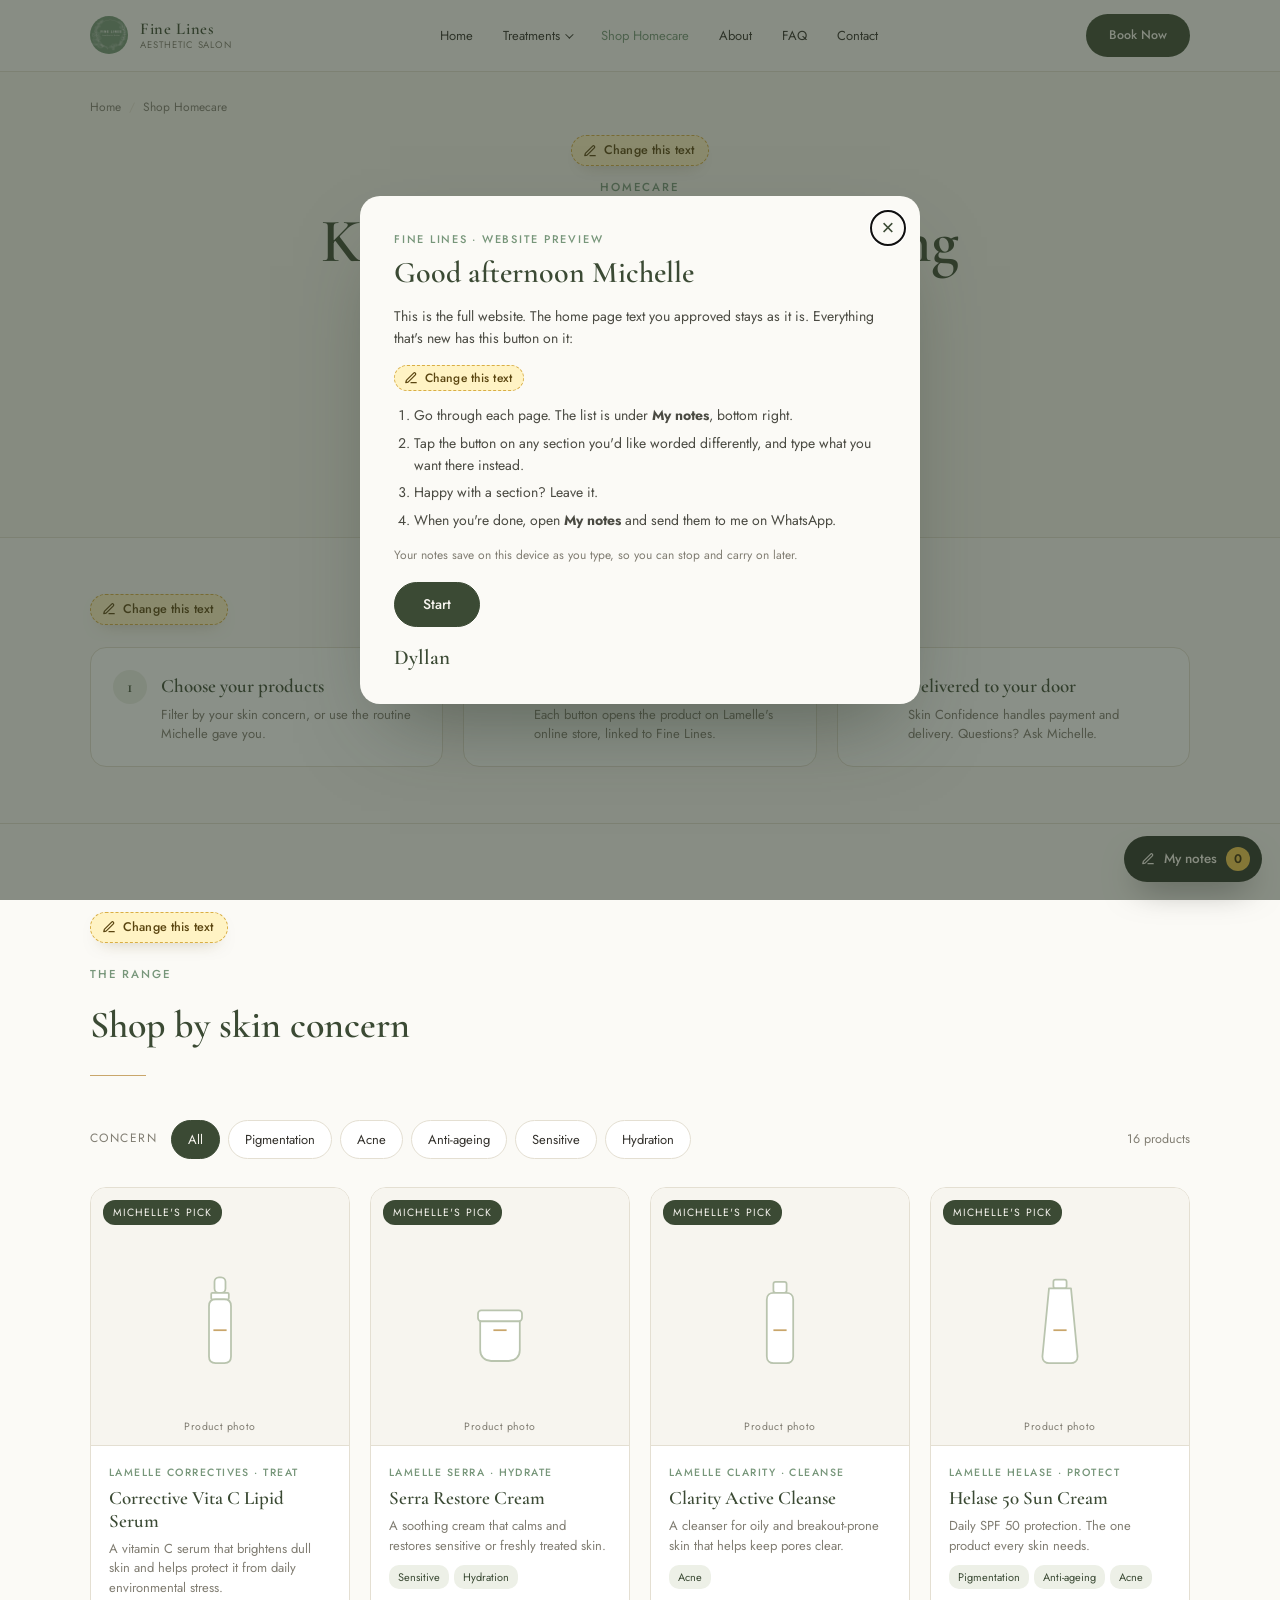
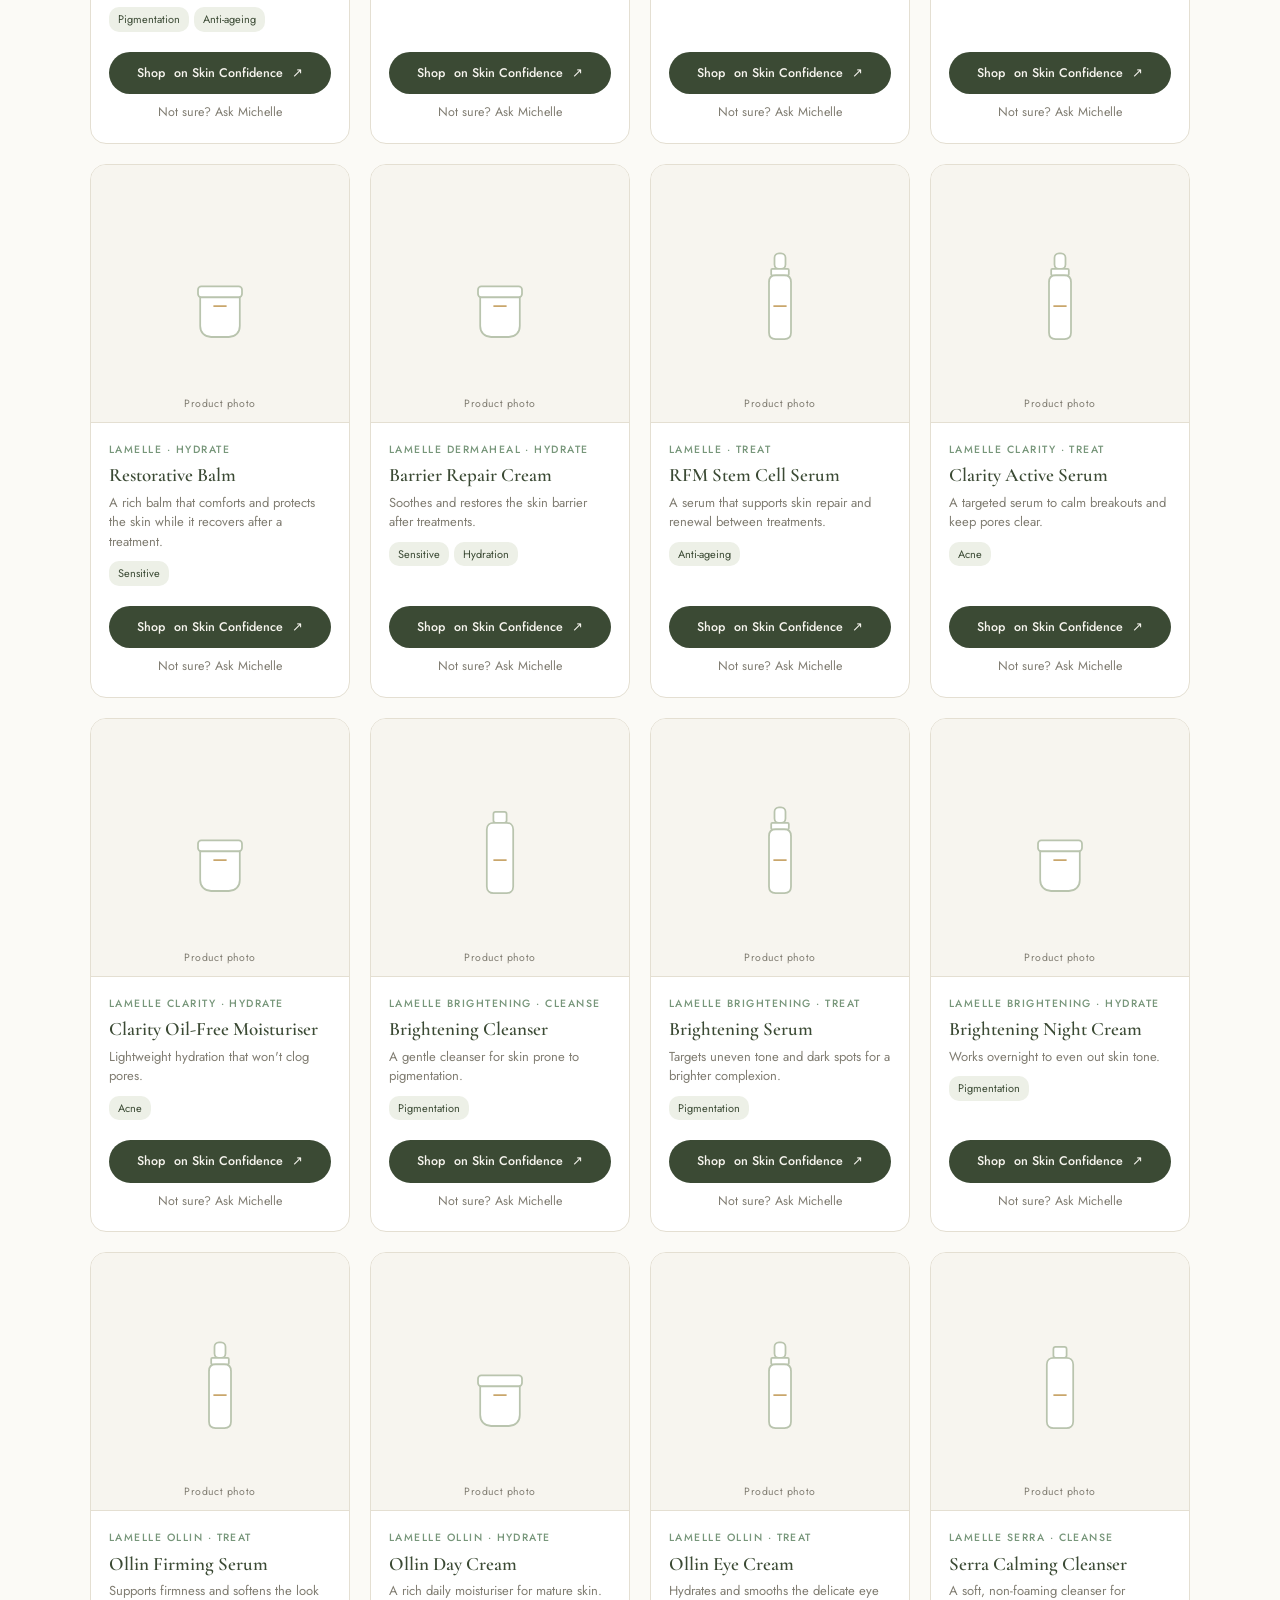
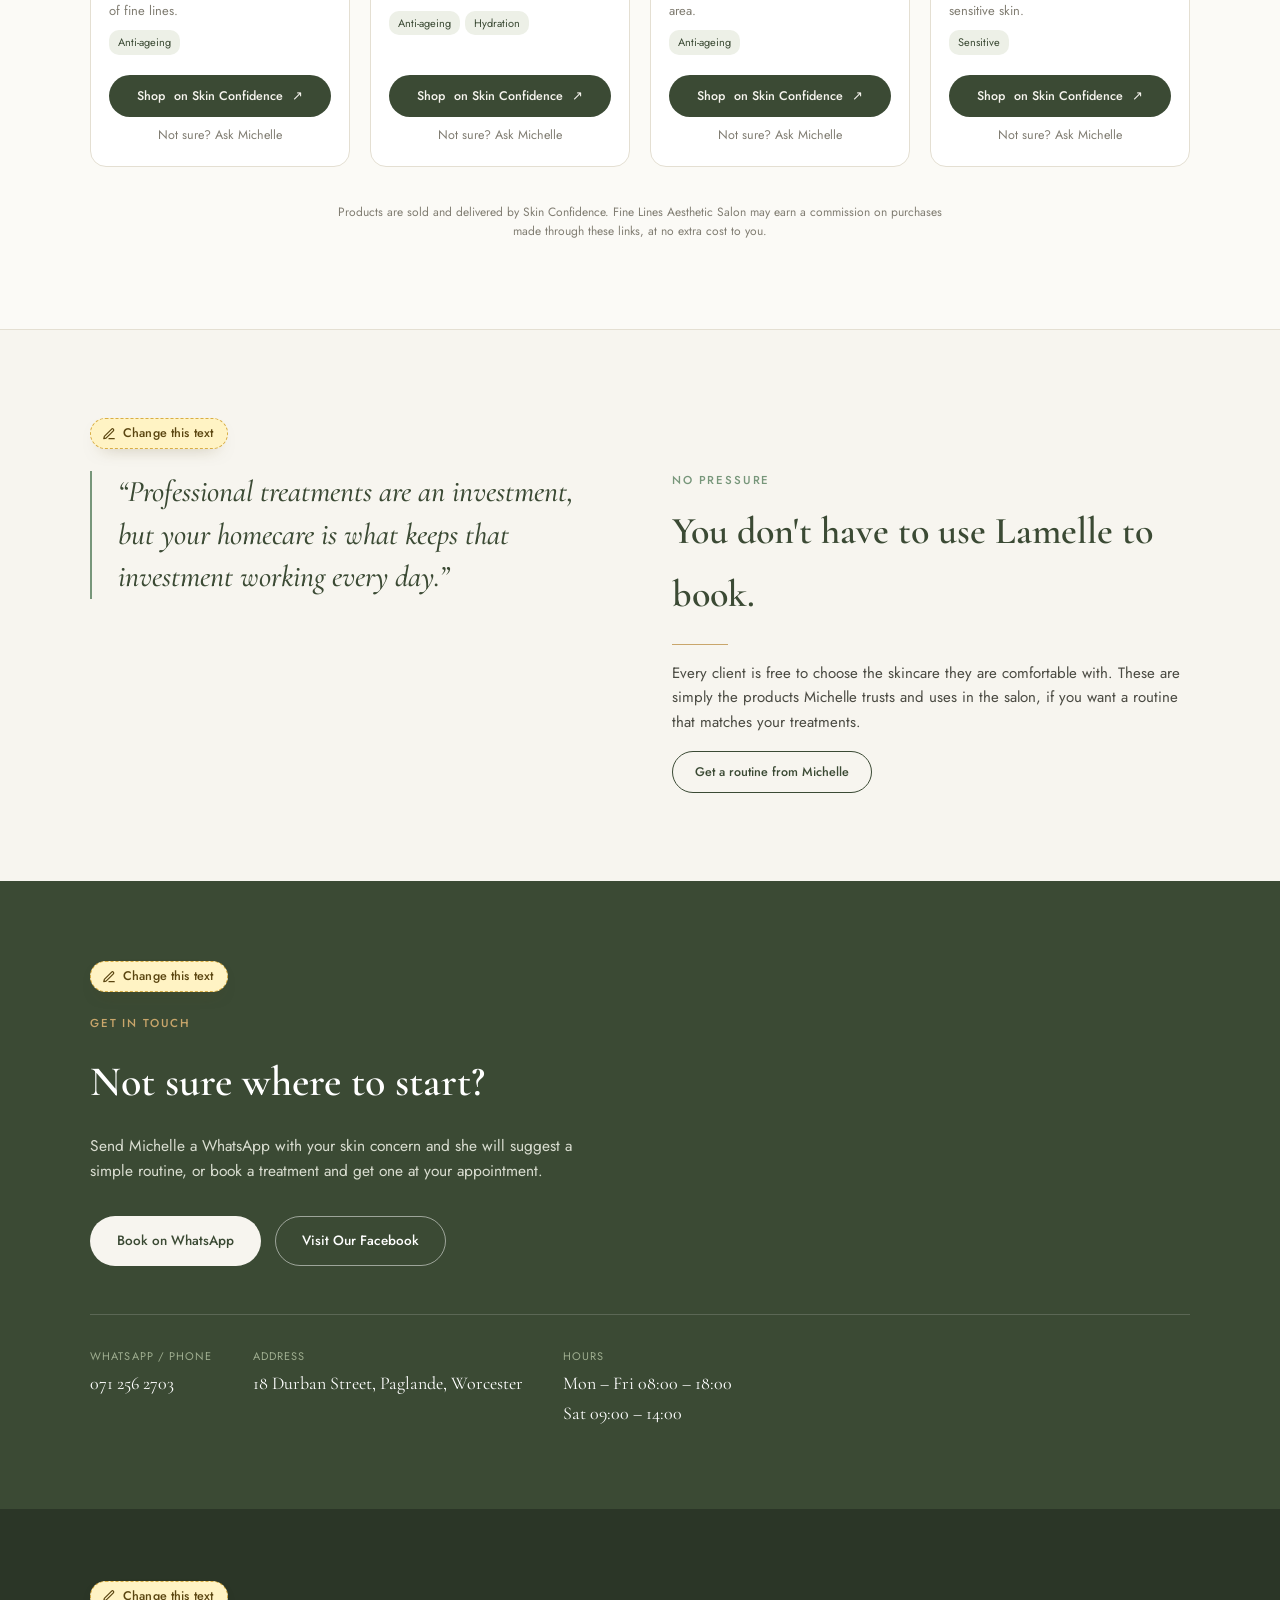
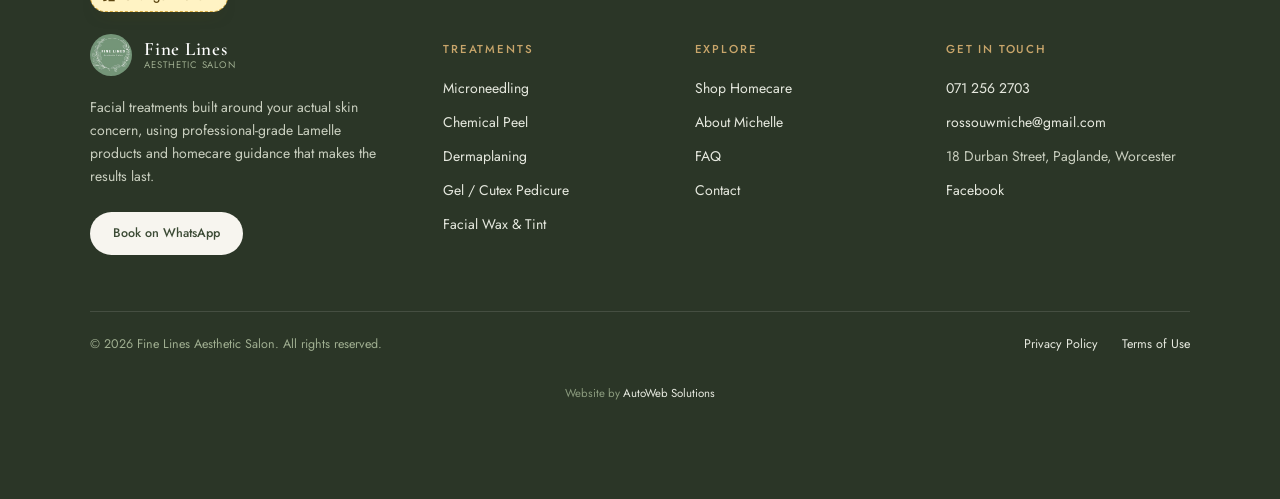
<file: shop.html>
<!doctype html>
<html lang="en">
  <head>
    <meta charset="utf-8" />
    <meta name="viewport" content="width=device-width, initial-scale=1" />
    <meta name="robots" content="noindex" />
    <title>Shop Lamelle Homecare | Fine Lines Aesthetic Salon</title>
    <link rel="icon" href="images/logo.jpg" />
    <link rel="preconnect" href="https://fonts.googleapis.com" />
    <link rel="preconnect" href="https://fonts.gstatic.com" crossorigin />
    <link
      href="https://fonts.googleapis.com/css2?family=Cormorant+Garamond:ital,wght@0,500;0,600;0,700;1,500&family=Jost:wght@300;400;500;600&display=swap"
      rel="stylesheet"
    />
    <link rel="stylesheet" href="css/styles.css" />
    <link rel="stylesheet" href="mockup.css" />
  </head>
  <body data-page="shop">
    <main id="page"></main>
    <script src="mockup.js"></script>
    <script src="js/main.js"></script>
    <script src="review.js"></script>
  </body>
</html>
</file>
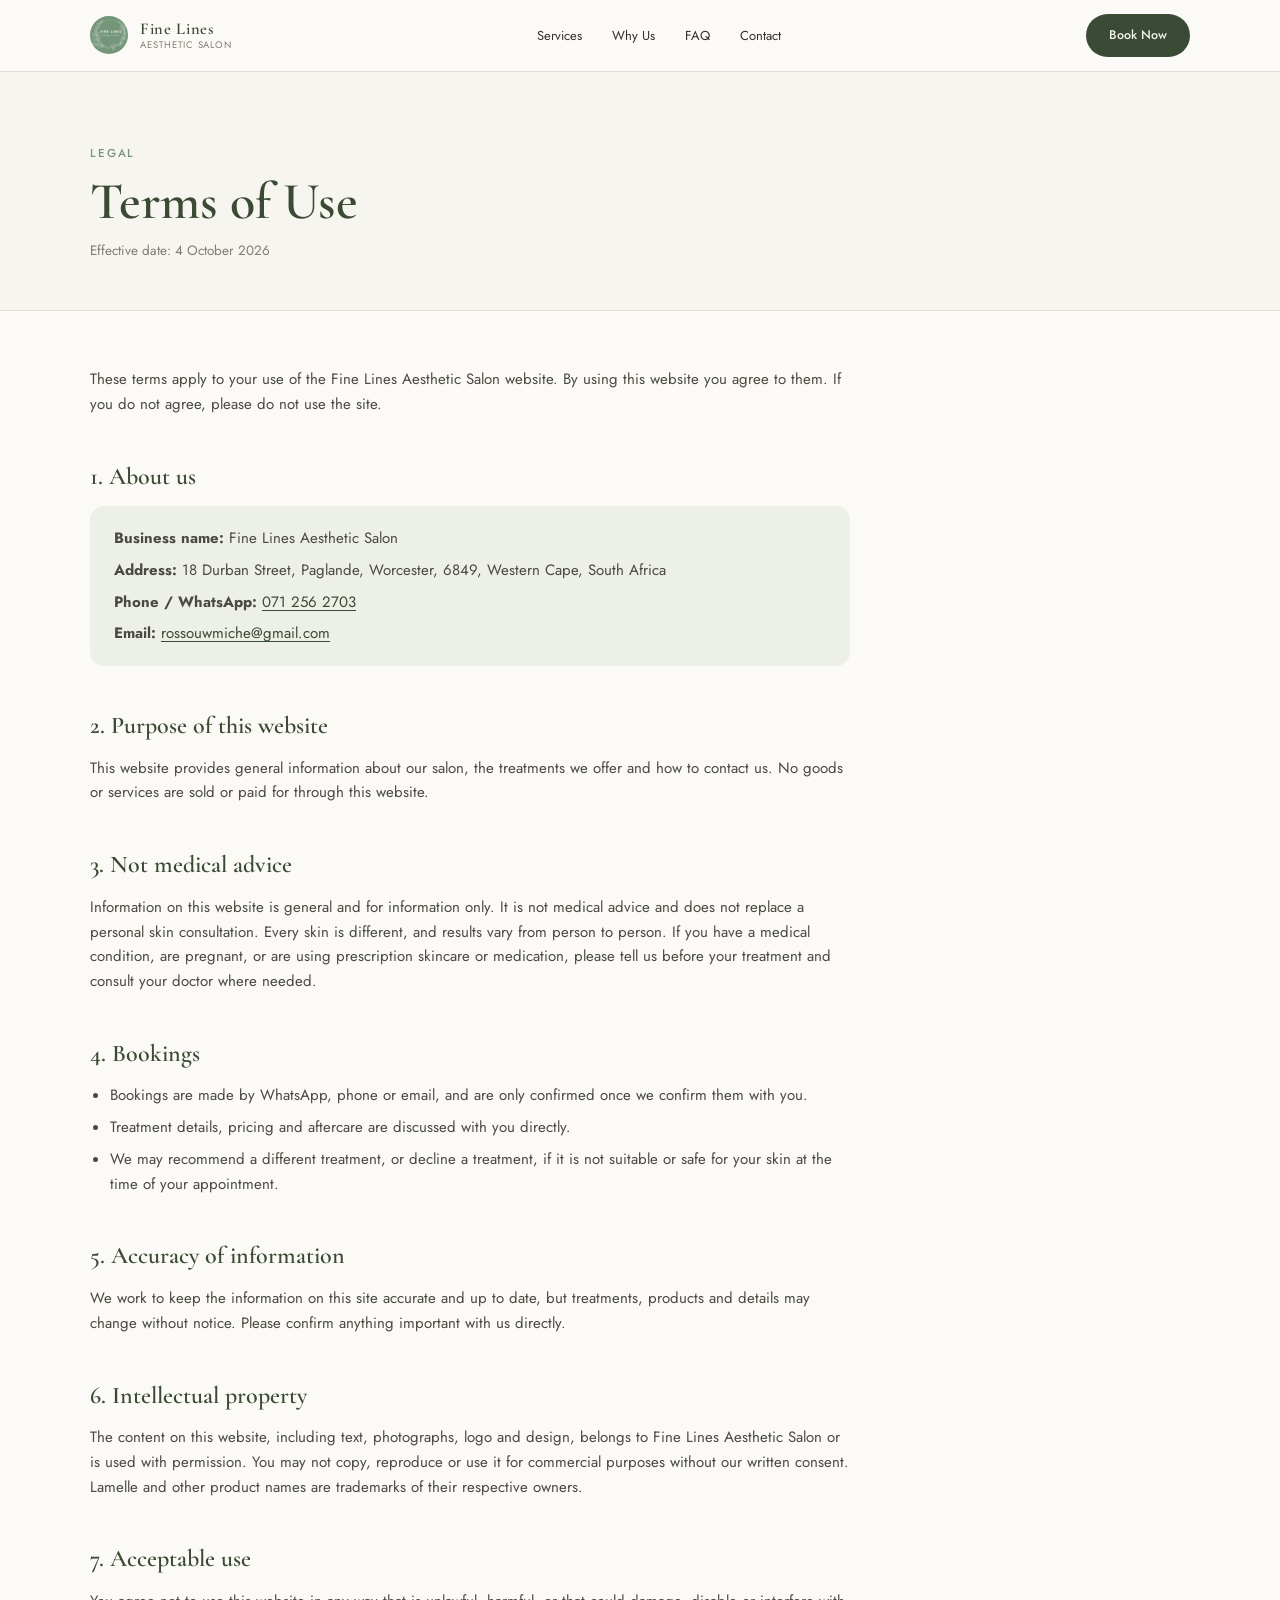
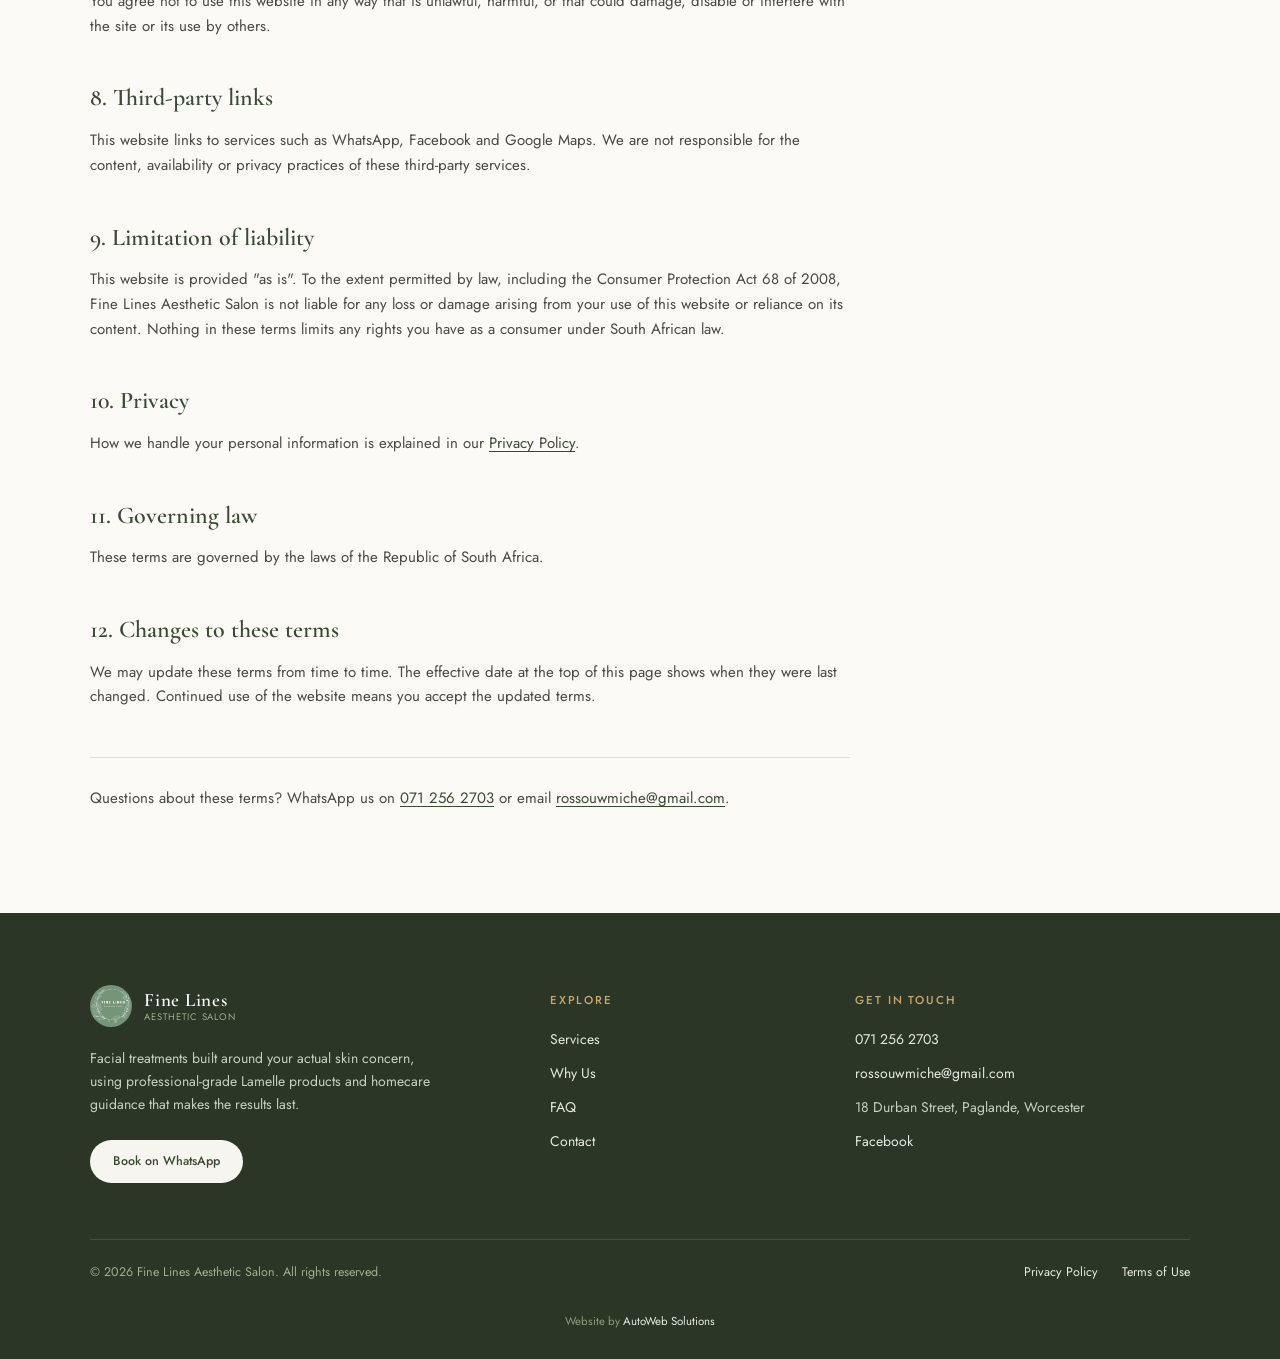
<file: terms.html>
<!doctype html>
<html lang="en">
  <head>
    <meta charset="utf-8" />
    <meta name="robots" content="noindex" />
    <meta name="viewport" content="width=device-width, initial-scale=1" />
    <title>Terms of Use | Fine Lines Aesthetic Salon</title>
    <meta
      name="description"
      content="Terms of use for the Fine Lines Aesthetic Salon website."
    />
    <link rel="canonical" href="https://finelinesaesthetic.co.za/terms.html" />
    <link rel="icon" href="images/logo.jpg" />
    <link rel="preconnect" href="https://fonts.googleapis.com" />
    <link rel="preconnect" href="https://fonts.gstatic.com" crossorigin />
    <link
      href="https://fonts.googleapis.com/css2?family=Cormorant+Garamond:ital,wght@0,500;0,600;0,700;1,500&family=Jost:wght@300;400;500;600&display=swap"
      rel="stylesheet"
    />
    <link rel="stylesheet" href="css/styles.css" />
  </head>
  <body>
    <div class="topbar">
      <div class="wrap">
        <a class="brandmark" href="index.html">
          <img src="images/logo.jpg" alt="Fine Lines Aesthetic Salon" width="320" height="320" />
          <div class="bt">Fine Lines<small>Aesthetic Salon</small></div>
        </a>
        <nav class="navlinks">
          <a href="index.html#services">Services</a>
          <a href="index.html#why">Why Us</a>
          <a href="index.html#faq">FAQ</a>
          <a href="index.html#contact">Contact</a>
        </nav>
        <div class="topbar-actions">
          <a
            class="btn btn-primary btn-sm"
            data-book
            href="https://wa.me/27712562703?text=Hi%20there.%0AI%20am%20interested%20in%20booking%20an%20appointment%20with%20you."
            target="_blank"
            rel="noopener"
            >Book Now</a
          >
          <button
            class="hamburger"
            aria-label="Open menu"
            aria-expanded="false"
          >
            <svg
              width="20"
              height="20"
              viewBox="0 0 24 24"
              fill="none"
              stroke="#3B4A34"
              stroke-width="1.8"
              stroke-linecap="round"
            >
              <path d="M4 7h16M4 12h16M4 17h16"></path>
            </svg>
          </button>
        </div>
      </div>
      <nav class="mobile-panel" hidden>
        <a href="index.html#services">Services</a>
        <a href="index.html#why">Why Us</a>
        <a href="index.html#faq">FAQ</a>
        <a href="index.html#contact">Contact</a>
      </nav>
    </div>

    <main>
      <div class="legal-head">
        <div class="wrap">
          <div class="eyebrow">Legal</div>
          <h1>Terms of Use</h1>
          <p class="legal-meta">Effective date: 4 October 2026</p>
        </div>
      </div>

      <div class="wrap">
        <article class="legal-body">
          <p>
            These terms apply to your use of the Fine Lines Aesthetic Salon
            website. By using this website you agree to them. If you do not
            agree, please do not use the site.
          </p>

          <h2>1. About us</h2>
          <ul class="legal-details">
            <li><strong>Business name:</strong> Fine Lines Aesthetic Salon</li>
            <li><strong>Address:</strong> 18 Durban Street, Paglande, Worcester, 6849, Western Cape, South Africa</li>
            <li><strong>Phone / WhatsApp:</strong> <a href="tel:+27712562703">071 256 2703</a></li>
            <li><strong>Email:</strong> <a href="mailto:rossouwmiche@gmail.com">rossouwmiche@gmail.com</a></li>
          </ul>

          <h2>2. Purpose of this website</h2>
          <p>
            This website provides general information about our salon, the
            treatments we offer and how to contact us. No goods or services are
            sold or paid for through this website.
          </p>

          <h2>3. Not medical advice</h2>
          <p>
            Information on this website is general and for information only. It
            is not medical advice and does not replace a personal skin
            consultation. Every skin is different, and results vary from person
            to person. If you have a medical condition, are pregnant, or are
            using prescription skincare or medication, please tell us before
            your treatment and consult your doctor where needed.
          </p>

          <h2>4. Bookings</h2>
          <ul>
            <li>Bookings are made by WhatsApp, phone or email, and are only confirmed once we confirm them with you.</li>
            <li>Treatment details, pricing and aftercare are discussed with you directly.</li>
            <li>We may recommend a different treatment, or decline a treatment, if it is not suitable or safe for your skin at the time of your appointment.</li>
          </ul>

          <h2>5. Accuracy of information</h2>
          <p>
            We work to keep the information on this site accurate and up to
            date, but treatments, products and details may change without
            notice. Please confirm anything important with us directly.
          </p>

          <h2>6. Intellectual property</h2>
          <p>
            The content on this website, including text, photographs, logo and
            design, belongs to Fine Lines Aesthetic Salon or is used with
            permission. You may not copy, reproduce or use it for commercial
            purposes without our written consent. Lamelle and other product
            names are trademarks of their respective owners.
          </p>

          <h2>7. Acceptable use</h2>
          <p>
            You agree not to use this website in any way that is unlawful,
            harmful, or that could damage, disable or interfere with the site or
            its use by others.
          </p>

          <h2>8. Third-party links</h2>
          <p>
            This website links to services such as WhatsApp, Facebook and Google
            Maps. We are not responsible for the content, availability or
            privacy practices of these third-party services.
          </p>

          <h2>9. Limitation of liability</h2>
          <p>
            This website is provided "as is". To the extent permitted by law,
            including the Consumer Protection Act 68 of 2008, Fine Lines
            Aesthetic Salon is not liable for any loss or damage arising from
            your use of this website or reliance on its content. Nothing in
            these terms limits any rights you have as a consumer under South
            African law.
          </p>

          <h2>10. Privacy</h2>
          <p>
            How we handle your personal information is explained in our
            <a href="privacy.html">Privacy Policy</a>.
          </p>

          <h2>11. Governing law</h2>
          <p>
            These terms are governed by the laws of the Republic of South
            Africa.
          </p>

          <h2>12. Changes to these terms</h2>
          <p>
            We may update these terms from time to time. The effective date at
            the top of this page shows when they were last changed. Continued
            use of the website means you accept the updated terms.
          </p>

          <p class="legal-foot">
            Questions about these terms? WhatsApp us on
            <a href="tel:+27712562703">071 256 2703</a> or email
            <a href="mailto:rossouwmiche@gmail.com">rossouwmiche@gmail.com</a>.
          </p>
        </article>
      </div>
    </main>

    <footer class="site-footer">
      <div class="wrap">
        <div class="foot-grid">
          <div class="foot-about">
            <div class="foot-brand">
              <img src="images/logo.jpg" alt="Fine Lines Aesthetic Salon" width="320" height="320" />
              <div class="ft">Fine Lines<small>Aesthetic Salon</small></div>
            </div>
            <p>
              Facial treatments built around your actual skin concern, using
              professional-grade Lamelle products and homecare guidance that
              makes the results last.
            </p>
            <a
              class="btn btn-primary btn-sm"
              data-book
              href="https://wa.me/27712562703?text=Hi%20there.%0AI%20am%20interested%20in%20booking%20an%20appointment%20with%20you."
              target="_blank"
              rel="noopener"
              >Book on WhatsApp</a
            >
          </div>
          <div class="foot-col">
            <h4>Explore</h4>
            <ul>
              <li><a href="index.html#services">Services</a></li>
              <li><a href="index.html#why">Why Us</a></li>
              <li><a href="index.html#faq">FAQ</a></li>
              <li><a href="index.html#contact">Contact</a></li>
            </ul>
          </div>
          <div class="foot-col">
            <h4>Get in touch</h4>
            <ul>
              <li><a href="tel:+27712562703">071 256 2703</a></li>
              <li>
                <a href="mailto:rossouwmiche@gmail.com"
                  >rossouwmiche@gmail.com</a
                >
              </li>
              <li>18 Durban Street, Paglande, Worcester</li>
              <li>
                <a
                  href="https://www.facebook.com/finelinesaestheticsalon"
                  target="_blank"
                  rel="noopener"
                  >Facebook</a
                >
              </li>
            </ul>
          </div>
        </div>
        <div class="foot-bottom">
          <div>
            &copy; <span data-year>2026</span> Fine Lines Aesthetic Salon. All
            rights reserved.
          </div>
          <nav class="foot-legal" aria-label="Legal">
            <a href="privacy.html">Privacy Policy</a>
            <a href="terms.html">Terms of Use</a>
          </nav>
          <div class="foot-credit">
            Website by
            <a href="https://autowebsolutions.co.za" target="_blank" rel="noopener"
              >AutoWeb Solutions</a
            >
          </div>
        </div>
      </div>
    </footer>

    <script src="js/main.js"></script>
  </body>
</html>
</file>
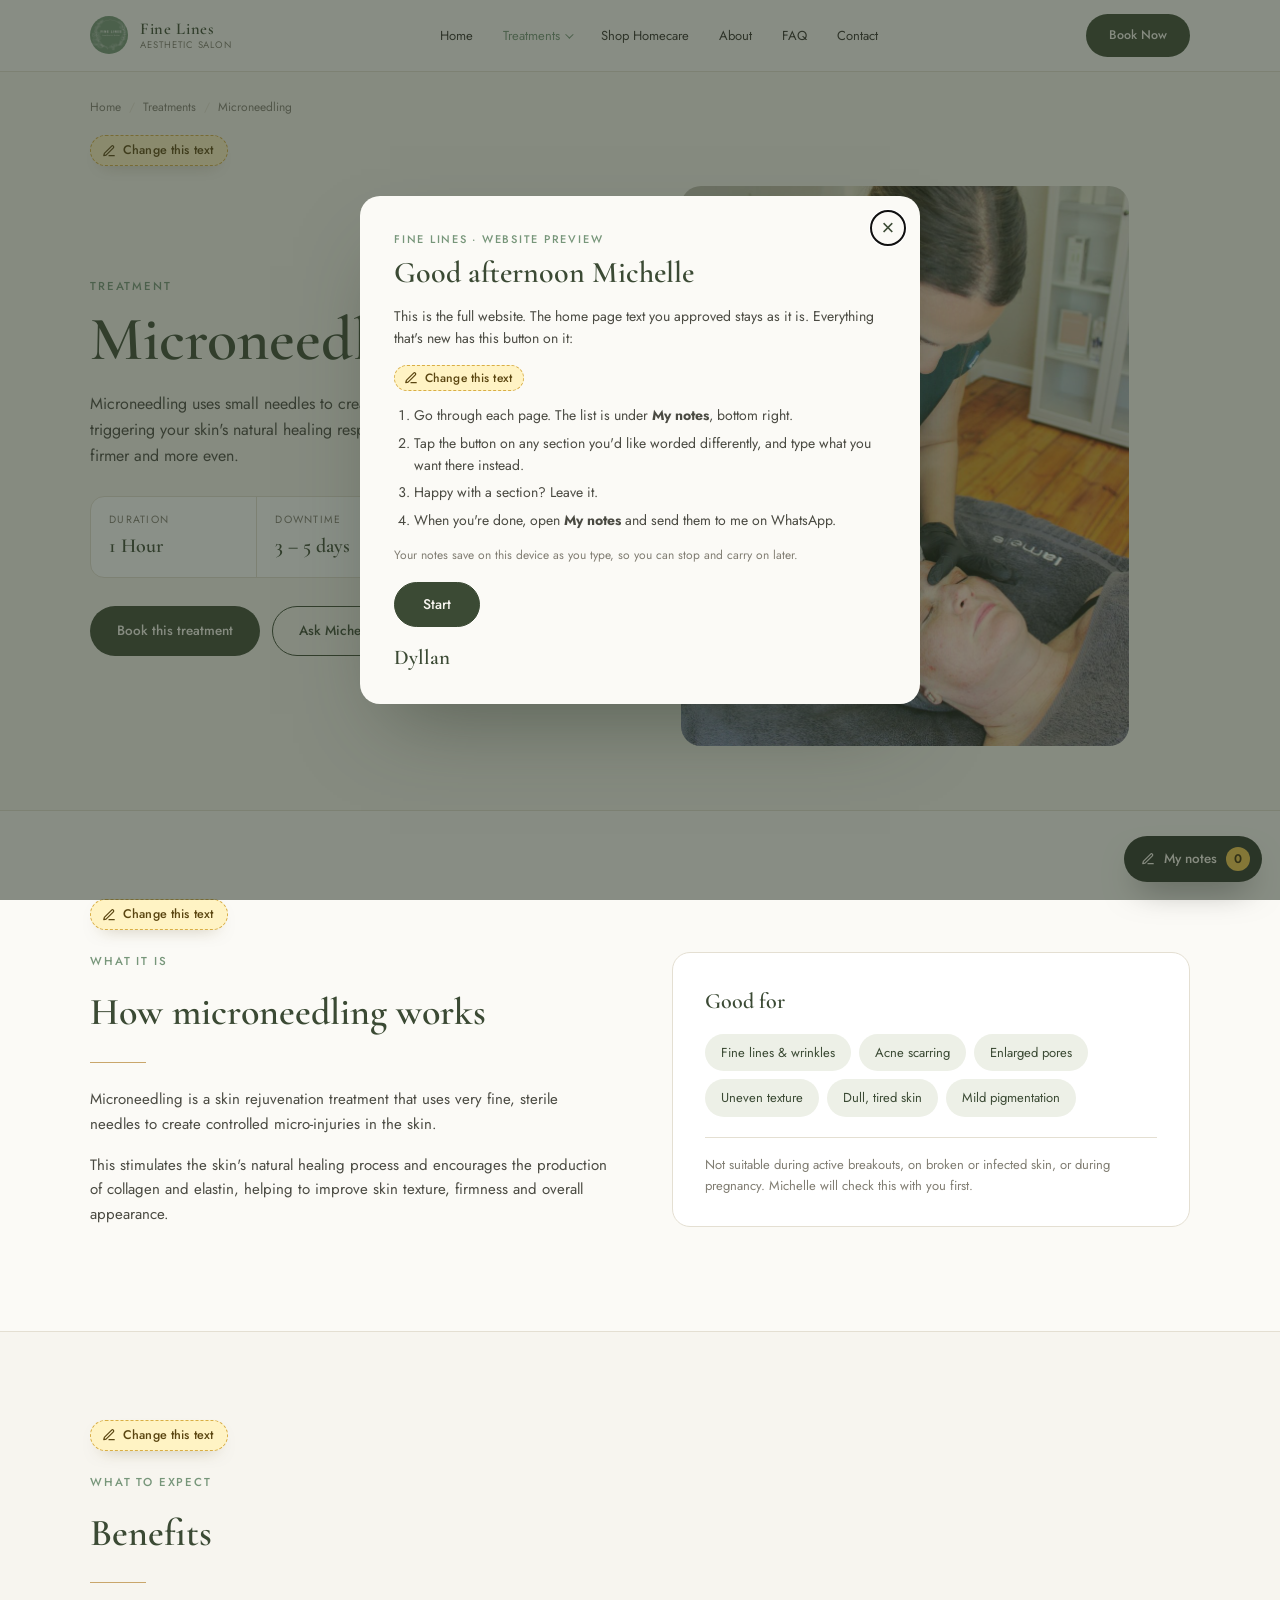
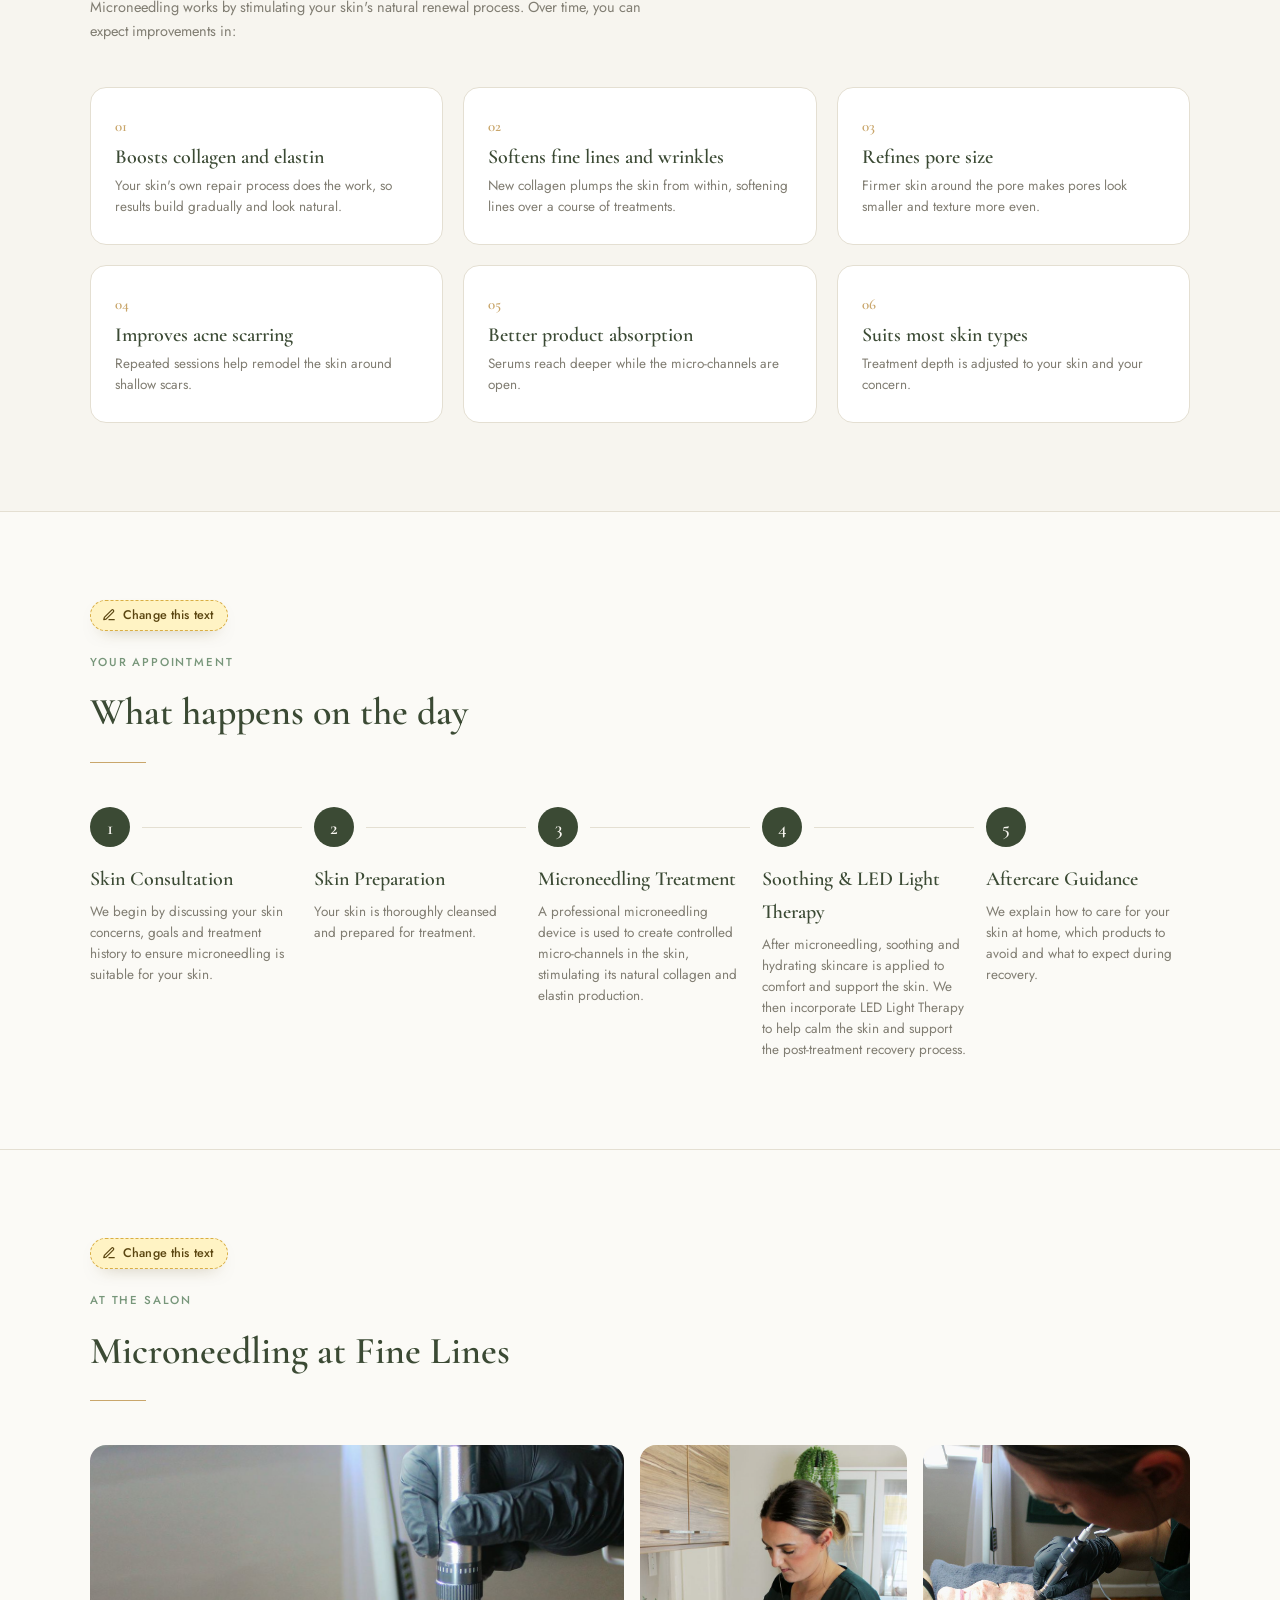
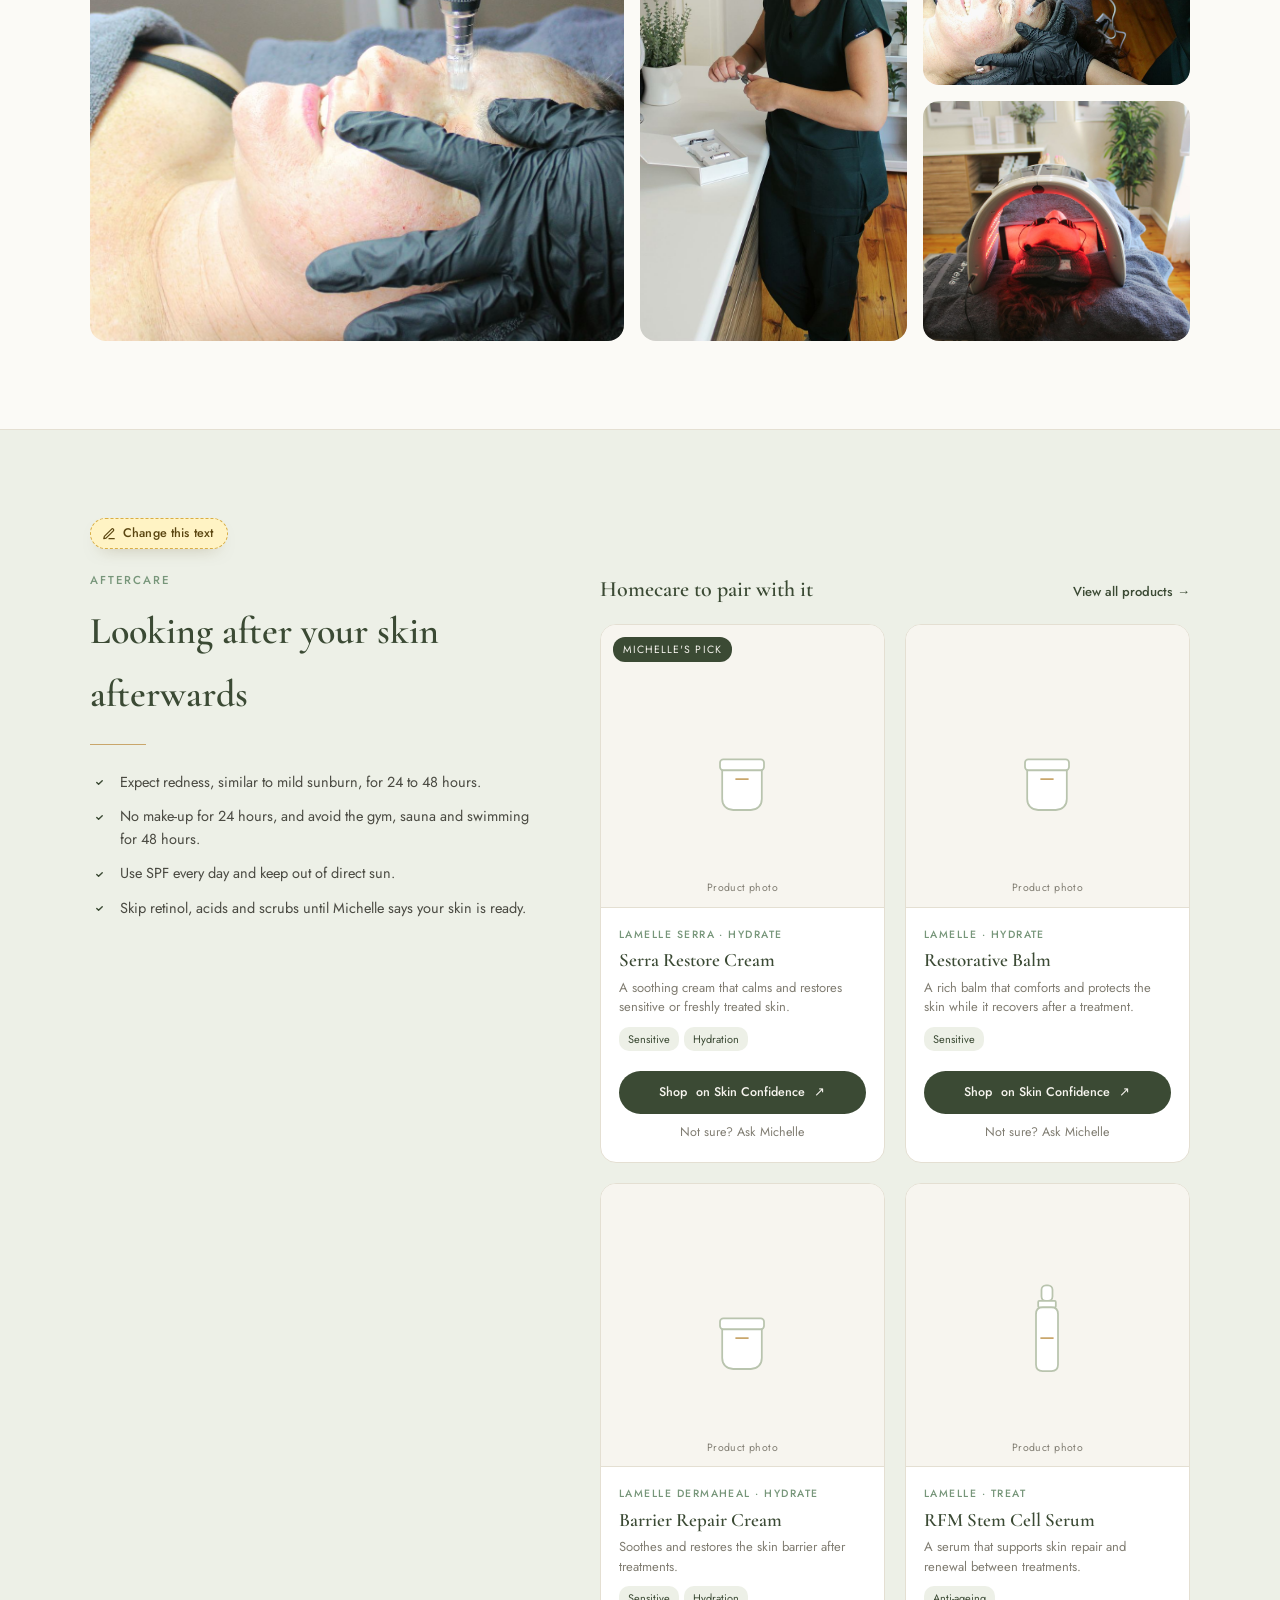
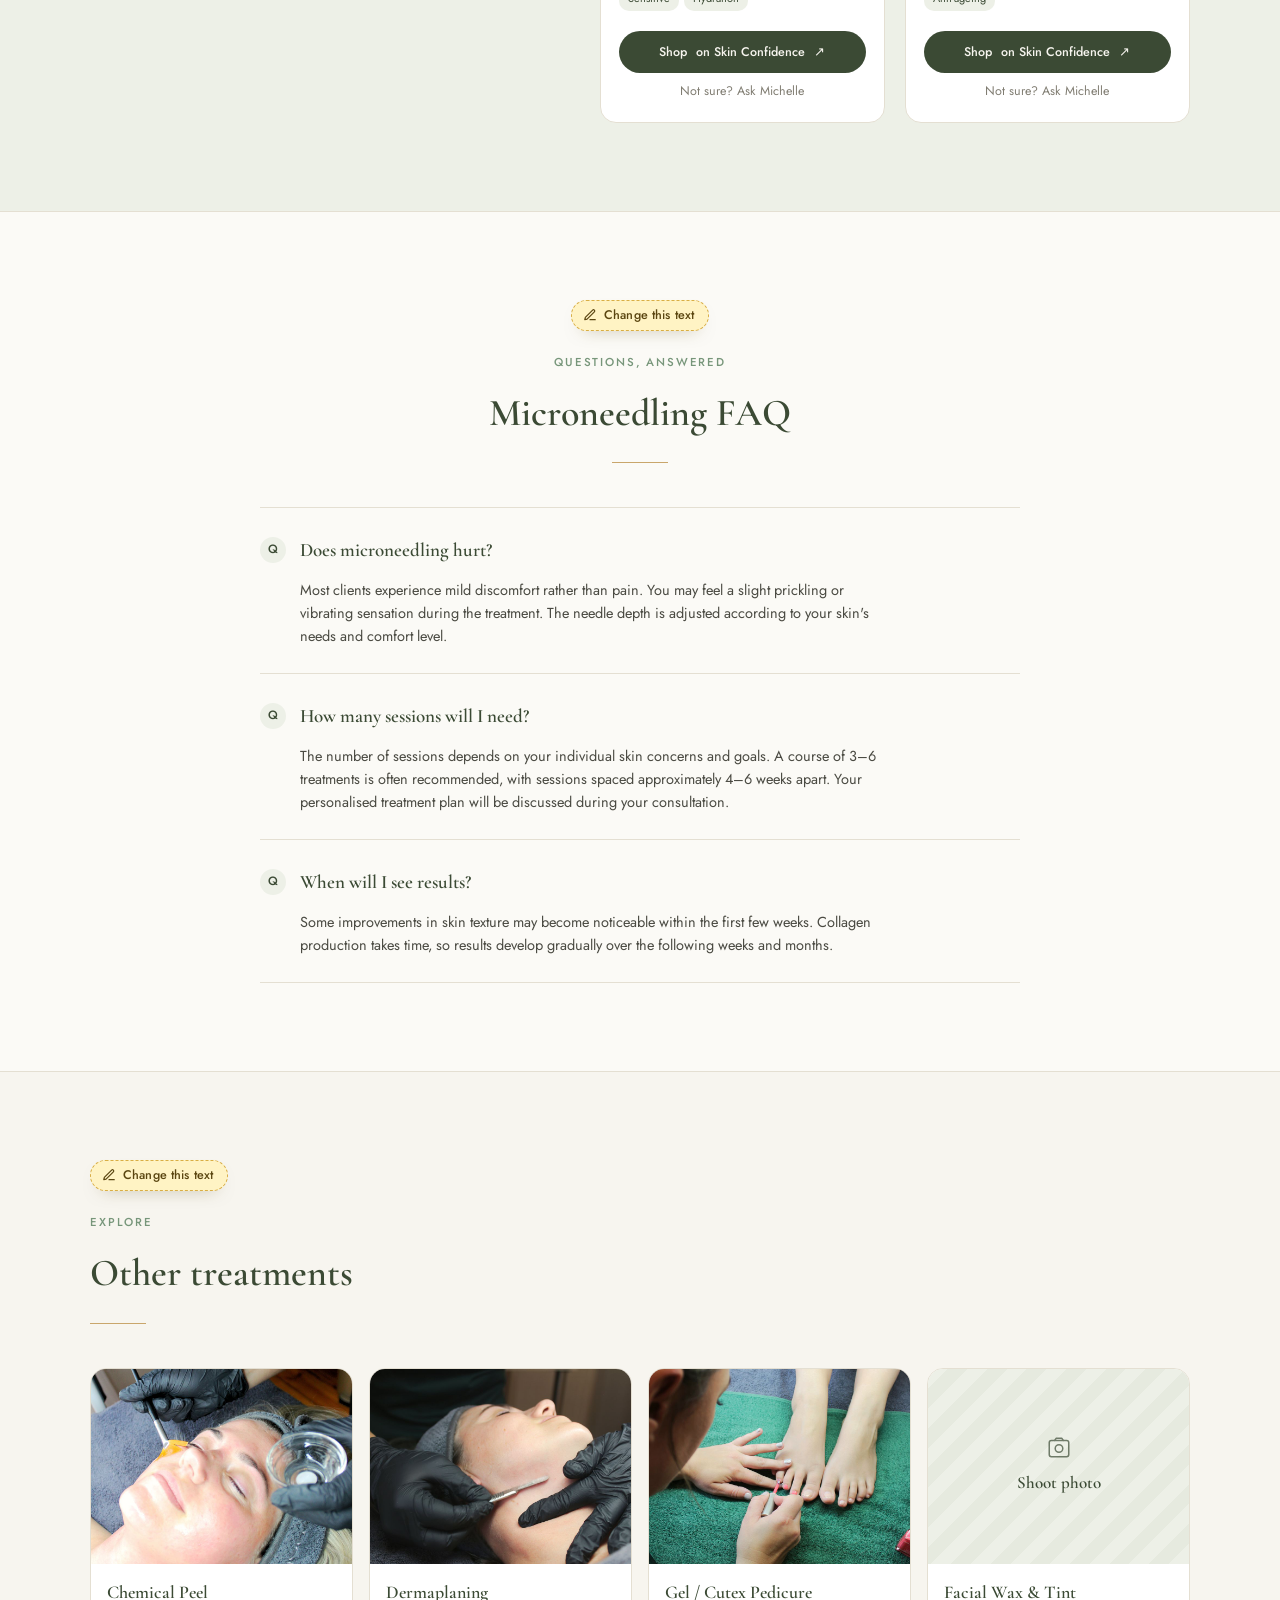
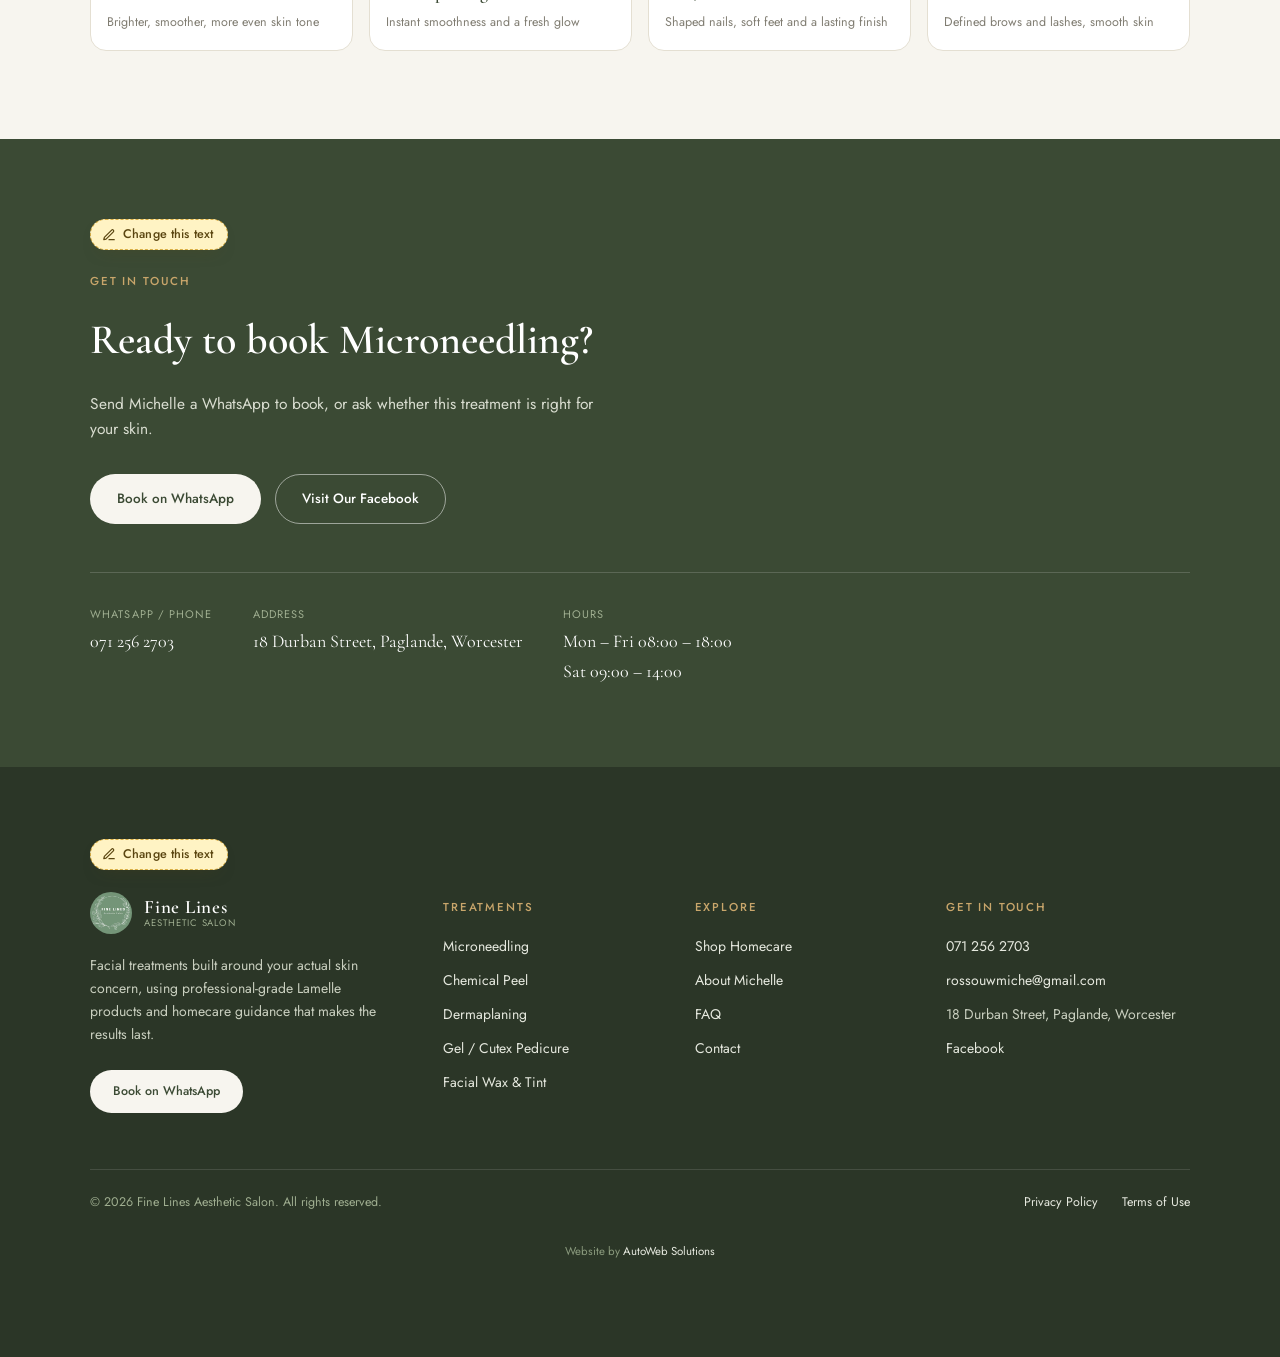
<file: treatment.html>
<!doctype html>
<html lang="en">
  <head>
    <meta charset="utf-8" />
    <meta name="viewport" content="width=device-width, initial-scale=1" />
    <meta name="robots" content="noindex" />
    <title>Treatment | Fine Lines Aesthetic Salon</title>
    <link rel="icon" href="images/logo.jpg" />
    <link rel="preconnect" href="https://fonts.googleapis.com" />
    <link rel="preconnect" href="https://fonts.gstatic.com" crossorigin />
    <link
      href="https://fonts.googleapis.com/css2?family=Cormorant+Garamond:ital,wght@0,500;0,600;0,700;1,500&family=Jost:wght@300;400;500;600&display=swap"
      rel="stylesheet"
    />
    <link rel="stylesheet" href="css/styles.css" />
    <link rel="stylesheet" href="mockup.css" />
  </head>
  <body data-page="treatment">
    <main id="page"></main>
    <script src="mockup.js"></script>
    <script src="js/main.js"></script>
    <script src="review.js"></script>
  </body>
</html>
</file>
<file: css/styles.css>
:root{
  --sage:#77967A;
  --sage-soft:#EDF0E7;
  --forest:#3B4A34;
  --forest-deep:#2B3627;
  --cream:#F7F5EF;
  --paper:#FBFAF6;
  --gold:#C9A66B;
  --ink:#33312C;
  --muted:#807D72;
  --hair:#E4DFD2;
  --white:#FFFFFF;
  --nav-height:67px;
  --ease-soft:cubic-bezier(.22,.61,.36,1);
}
*{box-sizing:border-box;}
html,body{margin:0;padding:0;background:var(--paper);}
body{
  color:var(--ink);
  font-family:'Jost',Helvetica,Arial,sans-serif;
  font-weight:400;
  line-height:1.65;
  -webkit-font-smoothing:antialiased;
}
img{max-width:100%;height:auto;display:block;}
a{color:var(--forest);text-decoration:none;}
a:hover{color:var(--sage);}
.wrap{max-width:1180px;margin:0 auto;padding:0 40px;}
.eyebrow{font-size:11.5px;text-transform:uppercase;letter-spacing:0.16em;color:var(--sage);font-weight:500;}
section{padding:88px 0;}
section + section{border-top:1px solid var(--hair);}
h2.section-title{
  font-family:'Cormorant Garamond',Georgia,serif;
  font-size:clamp(28px,3.2vw,38px);
  font-weight:600;color:var(--forest);margin:10px 0 0;
}
.section-desc{max-width:560px;color:var(--muted);font-size:14.5px;margin-top:12px;}
.section-head{margin-bottom:44px;}
.section-head.center{text-align:center;margin-left:auto;margin-right:auto;}
.section-head.center .section-desc{margin-left:auto;margin-right:auto;}
h2.section-title::after{content:'';display:block;width:56px;height:1px;background:var(--gold);margin-top:18px;transform-origin:left center;}
.section-head.center h2.section-title::after{margin-left:auto;margin-right:auto;transform-origin:center;}

/* topbar */
.topbar{position:sticky;top:0;z-index:20;background:rgba(251,250,246,0.94);backdrop-filter:blur(6px);border-bottom:1px solid var(--hair);}
.topbar .wrap{display:flex;align-items:center;justify-content:space-between;padding-top:14px;padding-bottom:14px;gap:20px;}
.brandmark{display:flex;align-items:center;gap:12px;}
.brandmark img{width:38px;height:38px;border-radius:50%;flex-shrink:0;object-fit:cover;}
.brandmark .bt{font-family:'Cormorant Garamond',Georgia,serif;font-weight:600;font-size:16.5px;color:var(--forest);letter-spacing:0.04em;line-height:1.2;}
.brandmark .bt small{display:block;font-family:'Jost',sans-serif;font-weight:400;font-size:9.5px;letter-spacing:0.1em;text-transform:uppercase;color:var(--muted);}
.navlinks{display:flex;align-items:center;gap:30px;}
.navlinks a{font-size:13px;color:var(--ink);font-weight:400;}
.navlinks a:hover{color:var(--sage);}
.topbar-actions{display:flex;align-items:center;gap:14px;}
.hamburger{display:none;align-items:center;justify-content:center;width:38px;height:38px;border-radius:50%;background:transparent;border:1px solid var(--hair);cursor:pointer;padding:0;}
.hamburger:hover{background:var(--sage-soft);}
.mobile-panel{display:flex;flex-direction:column;padding:8px 22px 20px;border-top:1px solid var(--hair);background:var(--paper);max-height:calc(100vh - var(--nav-height));max-height:calc(100svh - var(--nav-height));overflow-y:auto;overscroll-behavior:contain;}
.mobile-panel[hidden]{display:none;}
.mobile-panel a{font-size:14.5px;color:var(--ink);padding:12px 0;border-bottom:1px solid var(--hair);display:block;}
.mobile-panel a:last-child{border-bottom:none;}

/* buttons */
.btn{font-family:inherit;display:inline-flex;align-items:center;gap:9px;font-size:13.5px;font-weight:500;padding:13px 26px;border-radius:26px;white-space:nowrap;border:1.4px solid transparent;cursor:pointer;}
.btn-primary{background:var(--forest);color:var(--cream);}
.btn-primary:hover{background:var(--forest-deep);color:var(--cream);}
.btn-secondary{background:transparent;color:var(--forest);border-color:var(--forest);}
.btn-secondary:hover{background:var(--sage-soft);color:var(--forest);}
.btn-sm{padding:10px 22px;font-size:12.5px;}

/* hero */
.hero{background:var(--cream);}
.hero-visual{position:relative;width:100%;overflow:hidden;background:var(--cream);border-bottom:1px solid var(--hair);display:flex;align-items:center;justify-content:center;}
.hero-visual img{width:100%;height:calc(100vh - var(--nav-height));height:calc(100svh - var(--nav-height));object-fit:cover;display:block;mix-blend-mode:multiply;}
.hero-plaque{
  position:absolute;
  display:flex;flex-direction:column;align-items:center;gap:18px;
  padding:44px 64px 40px;
  background:rgba(247,245,239,0.78);
  -webkit-backdrop-filter:blur(10px) saturate(1.1);backdrop-filter:blur(10px) saturate(1.1);
  border:1px solid rgba(201,166,107,0.45);border-radius:6px;
  box-shadow:0 24px 60px -28px rgba(43,54,39,0.35);
  text-align:center;
}
.hero-plaque::before{content:'';position:absolute;inset:8px;border:1px solid rgba(201,166,107,0.3);border-radius:3px;pointer-events:none;}
.hp-name{font-family:'Cormorant Garamond',Georgia,serif;font-weight:600;font-size:clamp(40px,6.2vw,88px);line-height:1;letter-spacing:0.14em;text-transform:uppercase;color:var(--forest);padding-left:0.14em;}
.hp-rule{width:64px;height:1px;background:var(--gold);}
.hp-sub{font-family:'Jost',sans-serif;font-weight:500;font-size:clamp(12px,1.2vw,15px);letter-spacing:0.42em;text-transform:uppercase;color:#56705A;padding-left:0.42em;}
.hero-copy{max-width:640px;margin:0 auto;padding:56px 40px 64px;text-align:center;}
.hero h1{font-family:'Cormorant Garamond',Georgia,serif;font-weight:600;font-size:clamp(38px,4.6vw,56px);line-height:1.08;margin:16px 0 20px;color:var(--forest);}
.hero p{font-size:16px;color:#4a4a42;max-width:480px;margin:0 auto;}

/* trust strip */
.trust{background:var(--sage-soft);border-top:1px solid var(--hair);}
.trust .wrap{padding:38px 40px;}
.trust-grid{display:grid;grid-template-columns:repeat(3,minmax(0,1fr));gap:32px;}
.trust-item{text-align:left;}
.trust-item .tv{font-family:'Cormorant Garamond',Georgia,serif;font-size:28px;font-weight:600;color:var(--forest);}
.trust-item .tl{font-size:12.5px;color:var(--muted);margin-top:4px;}

/* philosophy */
.phil{display:flex;gap:64px;flex-wrap:wrap;align-items:flex-start;}
.phil-quote{flex:1;min-width:300px;}
.phil-quote p.pull{font-family:'Cormorant Garamond',Georgia,serif;font-style:italic;font-weight:500;font-size:clamp(24px,2.6vw,30px);color:var(--forest);line-height:1.42;border-left:2.5px solid var(--sage);padding-left:26px;margin:0;}
.phil-body{flex:1;min-width:280px;}
.phil-body p{font-size:15px;color:#4a4a42;margin:0 0 16px;}

/* services, stacked rectangular cards */
.svc-list{display:flex;flex-direction:column;gap:24px;margin-top:0;}
.svc-card{
  display:flex;align-items:stretch;
  background:#fff;border:1px solid var(--hair);border-radius:16px;overflow:hidden;
  min-height:180px;
}
.svc-card.reverse{flex-direction:row-reverse;}
.svc-media{flex:0 0 320px;position:relative;aspect-ratio:4/3;}
.svc-media img{width:100%;height:100%;object-fit:cover;display:block;}
.svc-content{flex:1;display:flex;flex-direction:column;justify-content:center;gap:10px;padding:28px 40px;}
.svc-name{font-family:'Cormorant Garamond',Georgia,serif;font-size:26px;color:var(--forest);font-weight:600;line-height:1.65;margin:0;}
.svc-desc{font-size:14.5px;color:var(--muted);max-width:460px;line-height:1.6;}
.svc-benefits{list-style:none;margin:0;padding:0;display:flex;flex-direction:column;gap:7px;}
.svc-benefits li{display:flex;align-items:baseline;gap:9px;font-size:13.5px;color:var(--muted);line-height:1.5;}
.svc-benefits li::before{content:'';flex-shrink:0;width:6px;height:6px;border-radius:50%;background:var(--sage);transform:translateY(-2px);}
.svc-link{font-size:13px;color:var(--forest);font-weight:500;margin-top:6px;display:inline-flex;align-items:center;gap:6px;}
.svc-link:hover{color:var(--sage);}

/* brand strip */
.brand-strip{background:var(--white);padding:40px 0;}
.brand-strip-inner{display:flex;align-items:center;justify-content:center;}
.brand-logo{width:160px;height:auto;}

/* about */
.about{display:flex;gap:64px;align-items:center;flex-wrap:wrap;}
.about-mark{flex-shrink:0;width:380px;max-width:100%;aspect-ratio:4/5;border-radius:18px;overflow:hidden;}
.about-mark img{width:100%;height:100%;object-fit:cover;}
.about-copy{flex:1;min-width:280px;}
.about-copy .name{font-family:'Cormorant Garamond',Georgia,serif;font-size:24px;color:var(--forest);font-weight:600;}
.about-copy .role{font-size:12px;text-transform:uppercase;letter-spacing:0.08em;color:var(--muted);margin-top:2px;}
.about-copy p{font-size:15px;color:#4a4a42;margin:16px 0 0;max-width:560px;}

/* why choose us */
.why{background:var(--sage-soft);}
.why-grid{display:grid;grid-template-columns:repeat(2,minmax(0,1fr));gap:28px;margin-top:0;}
.why-item{display:flex;gap:18px;align-items:flex-start;}
.why-icon{flex-shrink:0;width:52px;height:52px;border-radius:50%;background:#fff;display:flex;align-items:center;justify-content:center;color:var(--forest);}
.why-text h3{font-family:'Cormorant Garamond',Georgia,serif;font-size:19px;color:var(--forest);font-weight:600;margin:0 0 6px;}
.why-text p{font-size:13.5px;color:var(--muted);margin:0;line-height:1.55;max-width:360px;}

/* faq */
.faq-list{max-width:760px;margin:0 auto;display:flex;flex-direction:column;}
.faq-item{border-bottom:1px solid var(--hair);padding:26px 0;}
.faq-item:first-child{border-top:1px solid var(--hair);}
.faq-q{display:flex;align-items:center;gap:14px;font-family:'Cormorant Garamond',Georgia,serif;font-size:19px;font-weight:600;color:var(--forest);}
.faq-q .qmark{flex-shrink:0;width:26px;height:26px;border-radius:50%;background:var(--sage-soft);color:var(--forest);display:flex;align-items:center;justify-content:center;font-family:'Jost',sans-serif;font-size:12px;font-weight:500;}
.faq-a{font-size:14.5px;color:#4a4a42;margin:12px 0 0 40px;max-width:600px;line-height:1.6;}

/* cta */
.cta{background:var(--forest);color:var(--cream);}
.cta .wrap{text-align:left;padding:80px 40px;}
.cta h2{font-family:'Cormorant Garamond',Georgia,serif;font-size:clamp(30px,3.6vw,42px);font-weight:600;color:#fff;margin:14px 0 16px;max-width:640px;}
.cta p{font-size:15.5px;color:#d9ddd0;max-width:520px;margin:0 0 32px;}
.cta .eyebrow{color:var(--gold);}
.cta .btn-primary{background:var(--cream);color:var(--forest);}
.cta .btn-primary:hover{background:#fff;color:var(--forest);}
.cta-actions{display:flex;gap:14px;flex-wrap:wrap;align-items:center;}
.cta-details{margin-top:48px;padding-top:32px;border-top:1px solid rgba(255,255,255,0.16);display:flex;gap:40px;flex-wrap:wrap;}
.cta-details .item .k{font-size:11px;text-transform:uppercase;letter-spacing:0.1em;color:#9fae90;}
.cta-details .item .v{font-family:'Cormorant Garamond',Georgia,serif;font-size:18px;color:#fff;margin-top:4px;}
.cta-details .item .v a{color:#fff;}
.cta-details .item .v a:hover{color:var(--gold);}

/* map */
.map-panel{border-radius:18px;overflow:hidden;border:1px solid var(--hair);height:380px;}
.map-panel iframe{width:100%;height:100%;display:block;}

/* footer */
.site-footer{background:var(--forest-deep);color:#c9cfbf;padding:72px 0 0;}
.foot-grid{display:grid;grid-template-columns:1.6fr 1fr 1.3fr;gap:48px;padding-bottom:56px;}
.foot-brand{display:flex;align-items:center;gap:12px;}
.foot-brand img{width:42px;height:42px;border-radius:50%;object-fit:cover;}
.foot-brand .ft{font-family:'Cormorant Garamond',Georgia,serif;font-weight:600;font-size:19px;color:#fff;letter-spacing:0.04em;line-height:1.2;}
.foot-brand .ft small{display:block;font-family:'Jost',sans-serif;font-weight:400;font-size:9.5px;letter-spacing:0.1em;text-transform:uppercase;color:#9fae90;}
.foot-about p{font-size:14px;line-height:1.65;max-width:340px;margin:20px 0 24px;}
.site-footer .btn-primary{background:var(--cream);color:var(--forest);}
.site-footer .btn-primary:hover{background:#fff;color:var(--forest);}
.foot-col h4{font-family:'Jost',sans-serif;font-size:11.5px;font-weight:500;text-transform:uppercase;letter-spacing:0.16em;color:var(--gold);margin:6px 0 18px;}
.foot-col ul{list-style:none;margin:0;padding:0;display:flex;flex-direction:column;gap:11px;font-size:14px;}
.site-footer a:not(.btn){color:#e6e9df;}
.site-footer a:not(.btn):hover{color:var(--gold);}
.foot-bottom{border-top:1px solid rgba(255,255,255,0.12);padding:22px 0 28px;display:flex;justify-content:space-between;align-items:center;gap:16px;flex-wrap:wrap;font-size:12.5px;color:#9fae90;}
.foot-legal{display:flex;gap:24px;}
.foot-credit{width:100%;text-align:center;font-size:11.5px;color:#8a9a7d;padding-top:14px;}

/* legal pages */
.legal-head{background:var(--cream);border-bottom:1px solid var(--hair);padding:72px 0 48px;}
.legal-head h1{font-family:'Cormorant Garamond',Georgia,serif;font-weight:600;font-size:clamp(36px,4.4vw,52px);line-height:1.1;color:var(--forest);margin:10px 0 10px;}
.legal-meta{font-size:13.5px;color:var(--muted);margin:0;}
.legal-body{max-width:760px;padding:56px 0 88px;font-size:15px;color:#4a4a42;}
.legal-body h2{font-family:'Cormorant Garamond',Georgia,serif;font-size:24px;font-weight:600;color:var(--forest);margin:40px 0 10px;}
.legal-body p{margin:0 0 14px;}
.legal-body ul{margin:0 0 14px;padding-left:20px;}
.legal-body li{margin-bottom:7px;}
.legal-body a{text-decoration:underline;text-underline-offset:3px;}
.legal-details{list-style:none;padding:20px 24px !important;background:var(--sage-soft);border-radius:14px;}
.legal-details li:last-child{margin-bottom:0;}
.legal-foot{margin-top:48px !important;padding-top:28px;border-top:1px solid var(--hair);}

@media (max-width:900px){
  .navlinks{display:none;}
  .hamburger{display:flex;}
  .hero-visual img{height:62vh;height:62svh;min-height:380px;}
  .hero-copy{max-width:100%;padding:40px 22px 48px;}
  .hero p{max-width:100%;}
  .svc-card, .svc-card.reverse{flex-direction:column;}
  .svc-media{flex:none;height:220px;}
  .why-grid{grid-template-columns:1fr;}
  .foot-grid{grid-template-columns:1fr 1fr;}
  .foot-about{grid-column:1 / -1;}
  .about{gap:32px;}
  .about-mark{width:300px;}
}
@media (max-width:760px){
  .wrap{padding-left:22px;padding-right:22px;}
  .trust-grid{grid-template-columns:1fr;gap:20px;}
  section{padding:60px 0;}
  .cta-details{gap:26px;}
  .faq-a{margin-left:0;}
  .map-panel{height:280px;}
  .hero-plaque{padding:30px 28px 26px;gap:14px;}
  .hp-name{letter-spacing:0.1em;padding-left:0.1em;}
  .hp-sub{letter-spacing:0.32em;padding-left:0.32em;}
  .foot-grid{grid-template-columns:1fr;gap:36px;}
  .about-mark{width:100%;max-width:400px;}
  .site-footer{padding-top:56px;}
  .legal-head{padding:48px 0 36px;}
  .legal-body{padding:40px 0 60px;}
}

/* scroll reveal (classes added by main.js) */
.reveal{transition:opacity .9s var(--ease-soft) var(--rd,0ms),transform .9s var(--ease-soft) var(--rd,0ms);}
.reveal-up{opacity:0;transform:translateY(24px);}
.reveal-fade{opacity:0;}
.reveal-img{opacity:0;transition:opacity 1.4s var(--ease-soft) var(--rd,0ms);}
.reveal-img img{transform:scale(1.08);transition:transform 1.6s var(--ease-soft) var(--rd,0ms);}
.reveal.is-in{opacity:1;transform:none;}
.reveal-img.is-in img{transform:none;}
h2.section-title.reveal::after{transform:scaleX(0);transition:transform 1s var(--ease-soft) calc(var(--rd,0ms) + 450ms);}
h2.section-title.reveal.is-in::after{transform:none;}

/* about photo: black and white, colour while it crosses mid-screen (classes added by main.js) */
.about-mark img.bw{filter:grayscale(1);}
.about-mark img.bw-ready{transition:filter 1.6s var(--ease-soft),transform 1.6s var(--ease-soft) var(--rd,0ms);}
.about-mark img.bw.in-colour{filter:grayscale(0);}

/* hero entrance on load */
@media (prefers-reduced-motion:no-preference){
  .hero-visual img{animation:fl-settle 1.8s var(--ease-soft) both;}
  .hero-plaque{animation:fl-rise 1.1s var(--ease-soft) .3s both;}
  .hp-rule{animation:fl-draw 1s var(--ease-soft) .9s both;}
  .hero-copy h1{animation:fl-rise .9s var(--ease-soft) .5s both;}
  .hero-copy p{animation:fl-rise .9s var(--ease-soft) .65s both;}
}
@keyframes fl-settle{from{transform:scale(1.06);}to{transform:none;}}
@keyframes fl-rise{from{opacity:0;transform:translateY(20px);}to{opacity:1;transform:none;}}
@keyframes fl-draw{from{transform:scaleX(0);}to{transform:none;}}

/* booking modal */
.book-modal{width:min(520px,calc(100% - 32px));max-height:calc(100% - 32px);padding:0;border:none;border-radius:20px;background:var(--paper);color:var(--ink);box-shadow:0 40px 80px -30px rgba(43,54,39,0.5);}
.book-modal::backdrop{background:rgba(43,54,39,0.55);backdrop-filter:blur(3px);}
.book-form{position:relative;display:flex;flex-direction:column;gap:16px;padding:40px 40px 32px;}
.book-form h2{font-family:'Cormorant Garamond',Georgia,serif;font-size:32px;font-weight:600;color:var(--forest);line-height:1.15;margin:-6px 0 0;}
.book-intro{font-size:14px;color:var(--muted);margin:-4px 0 6px;}
.book-close{position:absolute;top:16px;right:16px;width:36px;height:36px;border-radius:50%;border:1px solid var(--hair);background:transparent;font-size:22px;line-height:1;color:var(--forest);cursor:pointer;}
.book-close:hover{background:var(--sage-soft);}
.book-field{display:flex;flex-direction:column;gap:6px;font-size:12.5px;font-weight:500;color:var(--forest);}
.book-field em{font-style:normal;font-weight:400;color:var(--muted);}
.book-field input{font:inherit;font-size:15px;font-weight:400;color:var(--ink);padding:12px 14px;border:1px solid var(--hair);border-radius:10px;background:#fff;}
.book-field input:focus,.book-chip input:focus-visible + span{outline:2px solid var(--sage);outline-offset:1px;}
.book-services{border:none;margin:4px 0 0;padding:0;display:flex;flex-wrap:wrap;gap:8px;}
.book-services legend{font-size:12.5px;font-weight:500;color:var(--forest);padding:0;margin-bottom:10px;}
.book-chip{position:relative;cursor:pointer;}
.book-chip input{position:absolute;opacity:0;pointer-events:none;}
.book-chip span{display:inline-block;font-size:13px;padding:8px 16px;border:1px solid var(--hair);border-radius:20px;background:#fff;color:var(--ink);transition:background .15s,border-color .15s,color .15s;}
.book-chip:hover span{border-color:var(--sage);}
.book-chip input:checked + span{background:var(--forest);border-color:var(--forest);color:var(--cream);}
.book-error{font-size:13px;color:#a2452f;margin:0;}
.book-submit{justify-content:center;margin-top:6px;}
.book-note{font-size:11.5px;color:var(--muted);text-align:center;margin:0;}
@media (max-width:760px){
  .book-form{padding:32px 22px 24px;}
  .book-form h2{font-size:27px;padding-right:40px;}
}

/* phones in landscape: short viewport, so fit the hero and keep panels scrollable */
@media (orientation:landscape) and (max-height:500px){
  :root{--nav-height:59px;}
  .topbar .wrap{padding-top:8px;padding-bottom:8px;}
  .hero-visual img{height:calc(100vh - var(--nav-height));height:calc(100svh - var(--nav-height));min-height:260px;}
  .hero-plaque{padding:22px 40px 20px;gap:10px;}
  .hp-name{font-size:clamp(30px,11vh,46px);}
  .hero-copy{padding:32px 40px 40px;}
  section{padding:56px 0;}
  .book-form{padding:24px 28px 20px;gap:10px;}
  .book-form h2{font-size:24px;}
  .book-intro{margin-bottom:0;}
  .book-field input{padding:9px 12px;}
}
</file>
<file: mockup.css>
/* Full-site mockup: extra components on top of css/styles.css */

/* nav dropdown */
.navlinks a.is-active{color:var(--sage);}
.nav-drop{position:relative;}
.nav-drop > a{display:inline-flex;align-items:center;gap:5px;}
.nav-drop > a::after{content:'';width:5px;height:5px;border-right:1.2px solid currentColor;border-bottom:1.2px solid currentColor;transform:rotate(45deg) translateY(-2px);}
.nav-menu{position:absolute;top:calc(100% + 14px);left:-22px;min-width:230px;background:var(--paper);border:1px solid var(--hair);border-radius:14px;padding:10px;box-shadow:0 24px 50px -28px rgba(43,54,39,0.35);opacity:0;visibility:hidden;transform:translateY(6px);transition:opacity .2s,transform .2s,visibility .2s;}
.nav-menu::before{content:'';position:absolute;left:0;right:0;top:-16px;height:16px;}
.nav-drop:hover .nav-menu,.nav-drop:focus-within .nav-menu{opacity:1;visibility:visible;transform:none;}
.nav-menu a{display:block;padding:9px 12px;border-radius:9px;font-size:13.5px;}
.nav-menu a:hover{background:var(--sage-soft);color:var(--forest);}
.mobile-panel .mp-sub{padding-left:16px;font-size:13.5px;color:var(--muted);}

/* breadcrumb + page head */
.crumbs{font-size:12px;color:var(--muted);padding-top:26px;display:flex;gap:8px;flex-wrap:wrap;}
.crumbs a{color:var(--muted);}
.crumbs a:hover{color:var(--sage);}
.crumbs span[aria-hidden]{color:var(--hair);}

.page-hero{background:var(--cream);border-bottom:1px solid var(--hair);padding:0 0 64px;}
.page-hero + section{border-top:none;}
.ph-grid{display:grid;grid-template-columns:1.05fr 1fr;gap:56px;align-items:center;margin-top:28px;}
.page-hero h1{font-family:'Cormorant Garamond',Georgia,serif;font-weight:600;font-size:clamp(40px,5vw,62px);line-height:1.05;color:var(--forest);margin:12px 0 18px;}
.page-hero .lead{font-size:16px;color:#4a4a42;max-width:500px;margin:0 0 26px;}
.page-hero .ph-media{border-radius:20px;overflow:hidden;aspect-ratio:4/5;max-height:560px;}
.page-hero .ph-media img{width:100%;height:100%;object-fit:cover;}
.hero-actions{display:flex;gap:12px;flex-wrap:wrap;}
.facts{display:flex;gap:0;border:1px solid var(--hair);border-radius:14px;background:#fff;margin:0 0 28px;max-width:500px;}
.fact{flex:1;padding:14px 18px;}
.fact + .fact{border-left:1px solid var(--hair);}
.fact .k{font-size:10.5px;text-transform:uppercase;letter-spacing:0.12em;color:var(--muted);}
.fact .v{font-family:'Cormorant Garamond',Georgia,serif;font-size:20px;font-weight:600;color:var(--forest);margin-top:2px;}

/* two column intro */
.split{display:grid;grid-template-columns:1fr 1fr;gap:64px;align-items:start;}
.split p{font-size:15px;color:#4a4a42;margin:0 0 16px;}
.chips{display:flex;flex-wrap:wrap;gap:8px;margin-top:6px;}
.chip{font-size:13px;padding:7px 15px;border-radius:20px;background:var(--sage-soft);color:var(--forest);border:1px solid transparent;}
.good-for{background:#fff;border:1px solid var(--hair);border-radius:18px;padding:30px 32px;}
.good-for h3{font-family:'Cormorant Garamond',Georgia,serif;font-size:22px;color:var(--forest);margin:0 0 14px;font-weight:600;}
.good-for .not-for{font-size:13px;color:var(--muted);margin:20px 0 0;padding-top:16px;border-top:1px solid var(--hair);}

/* benefits grid */
.ben-grid{display:grid;grid-template-columns:repeat(3,minmax(0,1fr));gap:20px;}
.ben{background:#fff;border:1px solid var(--hair);border-radius:16px;padding:26px 24px;}
.ben .n{font-family:'Cormorant Garamond',Georgia,serif;font-size:15px;color:var(--gold);font-weight:600;}
.ben h3{font-family:'Cormorant Garamond',Georgia,serif;font-size:20px;color:var(--forest);font-weight:600;margin:6px 0 6px;line-height:1.25;}
.ben p{font-size:13.5px;color:var(--muted);margin:0;line-height:1.55;}

/* steps */
.steps{display:grid;grid-template-columns:repeat(4,minmax(0,1fr));gap:20px;counter-reset:step;}
.step{position:relative;padding-top:56px;}
.step::before{counter-increment:step;content:counter(step);position:absolute;top:0;left:0;width:40px;height:40px;border-radius:50%;background:var(--forest);color:var(--cream);display:flex;align-items:center;justify-content:center;font-family:'Cormorant Garamond',Georgia,serif;font-size:19px;font-weight:600;}
.step::after{content:'';position:absolute;top:20px;left:52px;right:-8px;height:1px;background:var(--hair);}
.step:last-child::after{display:none;}
.step h3{font-family:'Cormorant Garamond',Georgia,serif;font-size:20px;color:var(--forest);font-weight:600;margin:0 0 6px;}
.step p{font-size:13.5px;color:var(--muted);margin:0;line-height:1.55;}

/* gallery + photo placeholders */
.gallery{display:grid;grid-template-columns:2fr 1fr 1fr;grid-template-rows:240px 240px;gap:16px;}
.gallery > *{border-radius:16px;overflow:hidden;}
.gallery > :first-child{grid-row:1 / 3;}
.gallery img{width:100%;height:100%;object-fit:cover;display:block;}
/* real-photo galleries: 3 = large + 2 stacked, 4 = large + tall + 2 stacked */
.gallery.g3{grid-template-columns:2fr 1fr;}
.gallery.g4 > :nth-child(2){grid-row:1 / 3;}
.ph{position:relative;display:flex;flex-direction:column;align-items:center;justify-content:center;gap:8px;text-align:center;padding:18px;min-height:160px;background:repeating-linear-gradient(135deg,var(--sage-soft) 0 14px,#e6eadf 14px 28px);border:1.5px dashed #b9c4ae;color:var(--forest);}
.ph svg{opacity:.7;}
.ph b{font-family:'Cormorant Garamond',Georgia,serif;font-size:17px;font-weight:600;}
.ph small{font-size:11.5px;color:var(--muted);max-width:220px;line-height:1.4;}
.home-gallery{display:grid;grid-template-columns:repeat(4,minmax(0,1fr));gap:16px;}
.home-gallery > *{border-radius:16px;overflow:hidden;aspect-ratio:4/5;}
.home-gallery img{width:100%;height:100%;object-fit:cover;}

/* aftercare + paired products */
.after{display:grid;grid-template-columns:1fr 1.3fr;gap:56px;align-items:start;}
.after ul{list-style:none;margin:0;padding:0;display:flex;flex-direction:column;gap:12px;}
.after li{display:flex;gap:12px;font-size:14.5px;color:#4a4a42;line-height:1.55;}
.after li::before{content:'';flex-shrink:0;width:18px;height:18px;margin-top:3px;border-radius:50%;background:var(--sage-soft) url("data:image/svg+xml,%3Csvg xmlns='http://www.w3.org/2000/svg' viewBox='0 0 24 24' fill='none' stroke='%233B4A34' stroke-width='3' stroke-linecap='round' stroke-linejoin='round'%3E%3Cpath d='M6 12l4 4 8-8'/%3E%3C/svg%3E") center/11px no-repeat;}
.pair-head{display:flex;justify-content:space-between;align-items:baseline;gap:16px;margin-bottom:16px;}
.pair-head h3{font-family:'Cormorant Garamond',Georgia,serif;font-size:22px;color:var(--forest);margin:0;font-weight:600;}
.pair-head a{font-size:13px;font-weight:500;}

/* product cards */
.prod-grid{display:grid;grid-template-columns:repeat(4,minmax(0,1fr));gap:20px;}
.prod-grid.three{grid-template-columns:repeat(3,minmax(0,1fr));}
.prod{display:flex;flex-direction:column;background:#fff;border:1px solid var(--hair);border-radius:16px;overflow:hidden;transition:box-shadow .25s,transform .25s;}
.prod:hover{box-shadow:0 22px 40px -28px rgba(43,54,39,0.45);transform:translateY(-2px);}
.prod-img{position:relative;aspect-ratio:1/1;background:var(--cream);display:flex;align-items:center;justify-content:center;border-bottom:1px solid var(--hair);}
.prod-img .tag{position:absolute;top:12px;left:12px;font-size:10.5px;text-transform:uppercase;letter-spacing:0.1em;background:var(--forest);color:var(--cream);padding:4px 10px;border-radius:12px;}
.prod-img .ph-label{position:absolute;bottom:10px;left:0;right:0;text-align:center;font-size:10.5px;color:var(--muted);letter-spacing:0.04em;}
.prod-body{flex:1;display:flex;flex-direction:column;gap:6px;padding:18px 18px 20px;}
.prod-range{font-size:10.5px;text-transform:uppercase;letter-spacing:0.14em;color:var(--sage);font-weight:500;}
.prod-name{font-family:'Cormorant Garamond',Georgia,serif;font-size:19px;color:var(--forest);font-weight:600;line-height:1.2;margin:0;}
.prod-desc{font-size:13px;color:var(--muted);line-height:1.5;margin:0;}
.prod-tags{display:flex;flex-wrap:wrap;gap:5px;margin-top:4px;}
.prod-tags span{font-size:11px;padding:3px 9px;border-radius:10px;background:var(--sage-soft);color:var(--forest);}
.prod-actions{margin-top:auto;padding-top:14px;display:flex;flex-direction:column;gap:8px;}
.prod-actions .btn{justify-content:center;width:100%;}
.prod-ask{font-size:12.5px;text-align:center;color:var(--muted);}
.prod-ask:hover{color:var(--forest);}

/* shop page */
.how{display:grid;grid-template-columns:repeat(3,minmax(0,1fr));gap:20px;}
.how-item{display:flex;gap:14px;align-items:flex-start;background:#fff;border:1px solid var(--hair);border-radius:16px;padding:22px;}
.how-item .num{flex-shrink:0;width:34px;height:34px;border-radius:50%;background:var(--sage-soft);color:var(--forest);display:flex;align-items:center;justify-content:center;font-family:'Cormorant Garamond',Georgia,serif;font-weight:600;font-size:17px;}
.how-item h3{font-family:'Cormorant Garamond',Georgia,serif;font-size:19px;color:var(--forest);margin:0 0 4px;font-weight:600;}
.how-item p{font-size:13px;color:var(--muted);margin:0;line-height:1.5;}
.filters{display:flex;flex-wrap:wrap;gap:8px;margin-bottom:28px;align-items:center;}
.filters .lbl{font-size:12px;text-transform:uppercase;letter-spacing:0.12em;color:var(--muted);margin-right:6px;}
.filter{font:inherit;font-size:13px;padding:8px 16px;border-radius:20px;border:1px solid var(--hair);background:#fff;color:var(--ink);cursor:pointer;}
.filter:hover{border-color:var(--sage);}
.filter.on{background:var(--forest);border-color:var(--forest);color:var(--cream);}
.count{font-size:12.5px;color:var(--muted);margin-left:auto;}
.disclose{font-size:12px;color:var(--muted);text-align:center;max-width:620px;margin:36px auto 0;line-height:1.6;}
.shop-head{text-align:center;max-width:680px;margin:0 auto;padding-top:20px;}
.shop-head h1{margin:12px 0 14px;}
.shop-head .lead{margin:0 auto 24px;}
.shop-head .hero-actions{justify-content:center;}

/* home: treatment card links, shop teaser */
.svc-links{display:flex;gap:20px;flex-wrap:wrap;align-items:center;margin-top:6px;}
.svc-links .svc-link{margin-top:0;}
.svc-links .svc-more{font-size:13px;color:var(--muted);}
.svc-links .svc-more:hover{color:var(--sage);}
.teaser-head{display:flex;justify-content:space-between;align-items:flex-end;gap:24px;flex-wrap:wrap;margin-bottom:36px;}
.teaser-head .section-head{margin-bottom:0;}

/* footer: four columns on desktop; styles.css stacks it on tablets and phones */
@media (min-width:901px){
  .foot-grid.foot-four{grid-template-columns:1.5fr 1fr 1fr 1.2fr;}
}

/* other treatments */
.other{display:grid;grid-template-columns:repeat(4,minmax(0,1fr));gap:16px;}
.other a{display:block;background:#fff;border:1px solid var(--hair);border-radius:16px;overflow:hidden;color:var(--ink);transition:box-shadow .25s;}
.other a:hover{box-shadow:0 22px 40px -28px rgba(43,54,39,0.45);color:var(--ink);}
.other .om{aspect-ratio:4/3;overflow:hidden;}
.other .om img{width:100%;height:100%;object-fit:cover;}
.other .om .ph{height:100%;min-height:0;border:none;}
.other .ot{padding:14px 16px 16px;}
.other .ot b{display:block;font-family:'Cormorant Garamond',Georgia,serif;font-size:18px;color:var(--forest);font-weight:600;}
.other .ot span{font-size:12.5px;color:var(--muted);}

/* mockup-only: notes + page switcher */
.mk-note{display:inline-flex;align-items:flex-start;gap:8px;font-size:12px;line-height:1.45;color:#7a5a22;background:#fbf3e3;border:1px dashed var(--gold);border-radius:10px;padding:8px 12px;margin:10px 0;max-width:560px;text-align:left;font-weight:400;letter-spacing:0;text-transform:none;font-family:'Jost',sans-serif;}
.mk-note::before{content:'Note';flex-shrink:0;font-size:9.5px;font-weight:600;text-transform:uppercase;letter-spacing:0.12em;background:var(--gold);color:#fff;border-radius:6px;padding:2px 6px;margin-top:1px;}
.tbc{background:#fbf3e3;outline:1px dashed var(--gold);outline-offset:2px;border-radius:3px;padding:0 4px;}
body.mk-clean .mk-note{display:none;}
body.mk-clean .tbc{background:none;outline:none;padding:0;}
.mk-bar{position:fixed;left:16px;bottom:16px;z-index:50;font-family:'Jost',sans-serif;}
.mk-toggle{display:flex;align-items:center;gap:8px;font:inherit;font-size:12.5px;font-weight:500;background:var(--forest-deep);color:var(--cream);border:none;border-radius:22px;padding:10px 16px;cursor:pointer;box-shadow:0 14px 30px -14px rgba(0,0,0,.5);}
.mk-toggle i{width:7px;height:7px;border-radius:50%;background:var(--gold);}
.mk-panel{position:absolute;bottom:calc(100% + 10px);left:0;width:250px;background:var(--paper);border:1px solid var(--hair);border-radius:14px;padding:10px;box-shadow:0 24px 50px -24px rgba(43,54,39,0.5);}
.mk-panel[hidden]{display:none;}
.mk-panel .mh{font-size:10.5px;text-transform:uppercase;letter-spacing:0.14em;color:var(--muted);padding:6px 10px 4px;}
.mk-panel a{display:block;font-size:13.5px;padding:7px 10px;border-radius:8px;color:var(--ink);}
.mk-panel a:hover,.mk-panel a.on{background:var(--sage-soft);color:var(--forest);}
.mk-panel label{display:flex;align-items:center;gap:8px;font-size:13px;padding:10px 10px 4px;margin-top:6px;border-top:1px solid var(--hair);cursor:pointer;}

@media (max-width:1000px){
  .prod-grid{grid-template-columns:repeat(3,minmax(0,1fr));}
  .other{grid-template-columns:repeat(2,minmax(0,1fr));}
}
@media (max-width:900px){
  .ph-grid,.split,.after{grid-template-columns:1fr;gap:36px;}
  .page-hero .ph-media{aspect-ratio:4/3;}
  .ben-grid{grid-template-columns:1fr 1fr;}
  .steps{grid-template-columns:1fr 1fr;row-gap:32px;}
  .step:nth-child(2)::after{display:none;}
  .gallery{grid-template-columns:1fr 1fr;grid-template-rows:260px 180px 180px;}
  .gallery > :first-child{grid-row:auto;grid-column:1 / -1;}
  .gallery.g3{grid-template-columns:1fr 1fr;grid-template-rows:260px 200px;}
  .gallery.g4 > :nth-child(2){grid-row:auto;}
  .gallery.g4 > :last-child{grid-column:1 / -1;}
  .home-gallery{grid-template-columns:1fr 1fr;}
  .how{grid-template-columns:1fr;}
  .prod-grid,.prod-grid.three{grid-template-columns:1fr 1fr;}
}
@media (max-width:760px){
  .page-hero{padding-bottom:48px;}
  .fact{padding:12px 12px;}
  .fact .v{font-size:17px;}
  .prod-actions .long{display:none;}
  .ben-grid,.steps{grid-template-columns:1fr;}
  .step::after{display:none;}
  .prod-grid,.prod-grid.three{gap:12px;}
  .prod-body{padding:14px 12px 16px;}
  .prod-name{font-size:17px;}
  .prod-desc{display:none;}
  .prod-actions .btn{padding:10px 12px;font-size:12px;}
  .other{grid-template-columns:1fr 1fr;gap:12px;}
  .count{width:100%;margin-left:0;}
  .mk-bar{left:12px;bottom:12px;}
}
.svc-media .ph,.ph-media .ph{height:100%;border:none;}
.prod[hidden]{display:none;}

/* phones in landscape: keep the treatment hero side by side and on one screen */
.mk-panel{max-height:calc(100vh - 80px);max-height:calc(100svh - 80px);overflow-y:auto;}
@media (orientation:landscape) and (max-height:500px){
  .ph-grid{grid-template-columns:1.1fr 1fr;gap:28px;margin-top:18px;align-items:start;}
  .page-hero .ph-media{aspect-ratio:auto;height:calc(100svh - 90px);max-height:none;}
  .page-hero h1{font-size:clamp(32px,9vh,44px);margin:8px 0 12px;}
  .page-hero .lead{font-size:14.5px;margin-bottom:18px;}
  .facts{margin-bottom:18px;}
  .fact{padding:10px 12px;}
  .fact .v{font-size:17px;}
  .gallery{grid-template-columns:2fr 1fr 1fr;grid-template-rows:180px 180px;}
  .gallery > :first-child{grid-row:1 / 3;grid-column:auto;}
  .gallery.g3{grid-template-columns:2fr 1fr;grid-template-rows:180px 180px;}
  .gallery.g4 > :nth-child(2){grid-row:1 / 3;}
  .gallery.g4 > :last-child{grid-column:auto;}
  .home-gallery{grid-template-columns:repeat(4,minmax(0,1fr));}
  .prod-grid,.prod-grid.three{grid-template-columns:repeat(3,minmax(0,1fr));}
  .prod-img{aspect-ratio:4/3;}
  .prod-img svg{width:80px;height:80px;}
  .mk-bar{left:12px;bottom:10px;}
  .mk-toggle{padding:8px 14px;}
}

/* review round 1: 5-step days, 4 paired products */
.steps.s5{grid-template-columns:repeat(5,minmax(0,1fr));}
.prod-grid.two{grid-template-columns:repeat(2,minmax(0,1fr));}
@media (max-width:1000px){ .steps.s5{grid-template-columns:repeat(3,minmax(0,1fr));row-gap:32px;} }
@media (max-width:760px){ .steps.s5{grid-template-columns:1fr;} .prod-grid.two{gap:12px;} }
</file>
